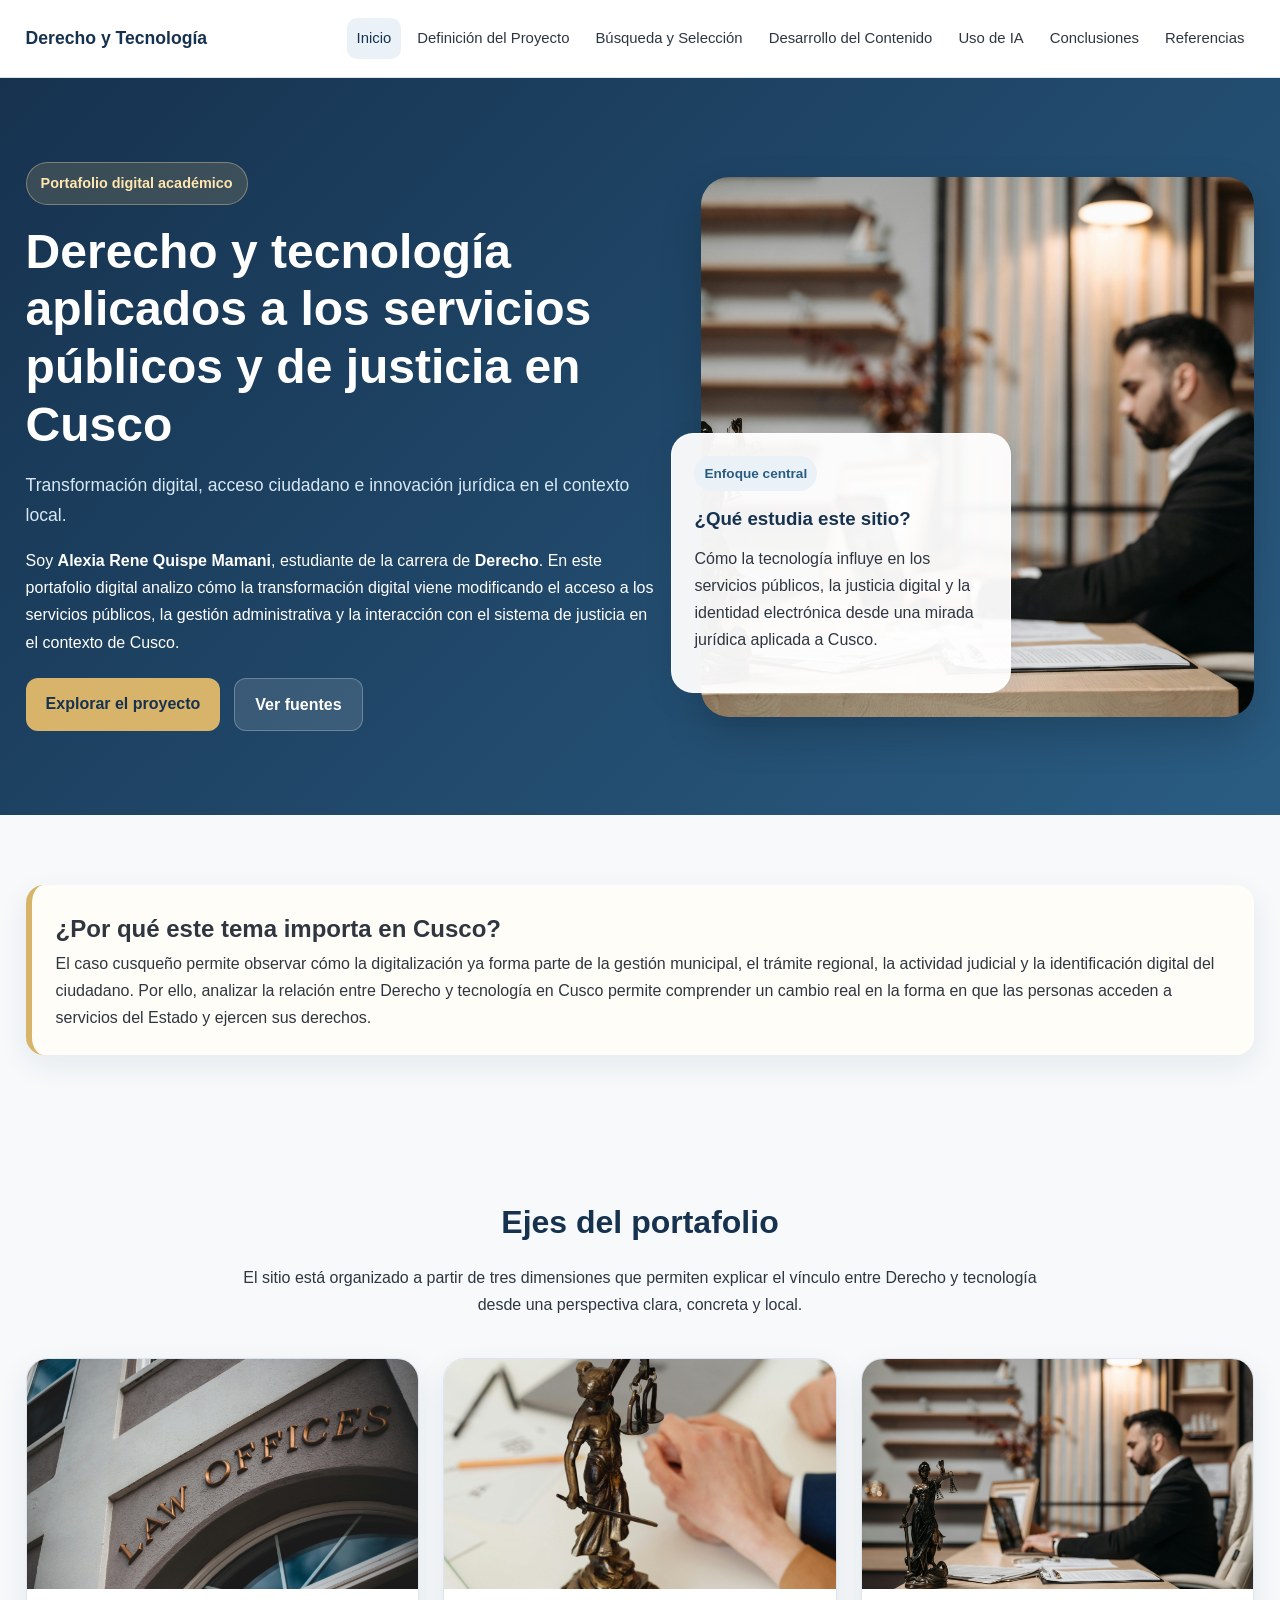
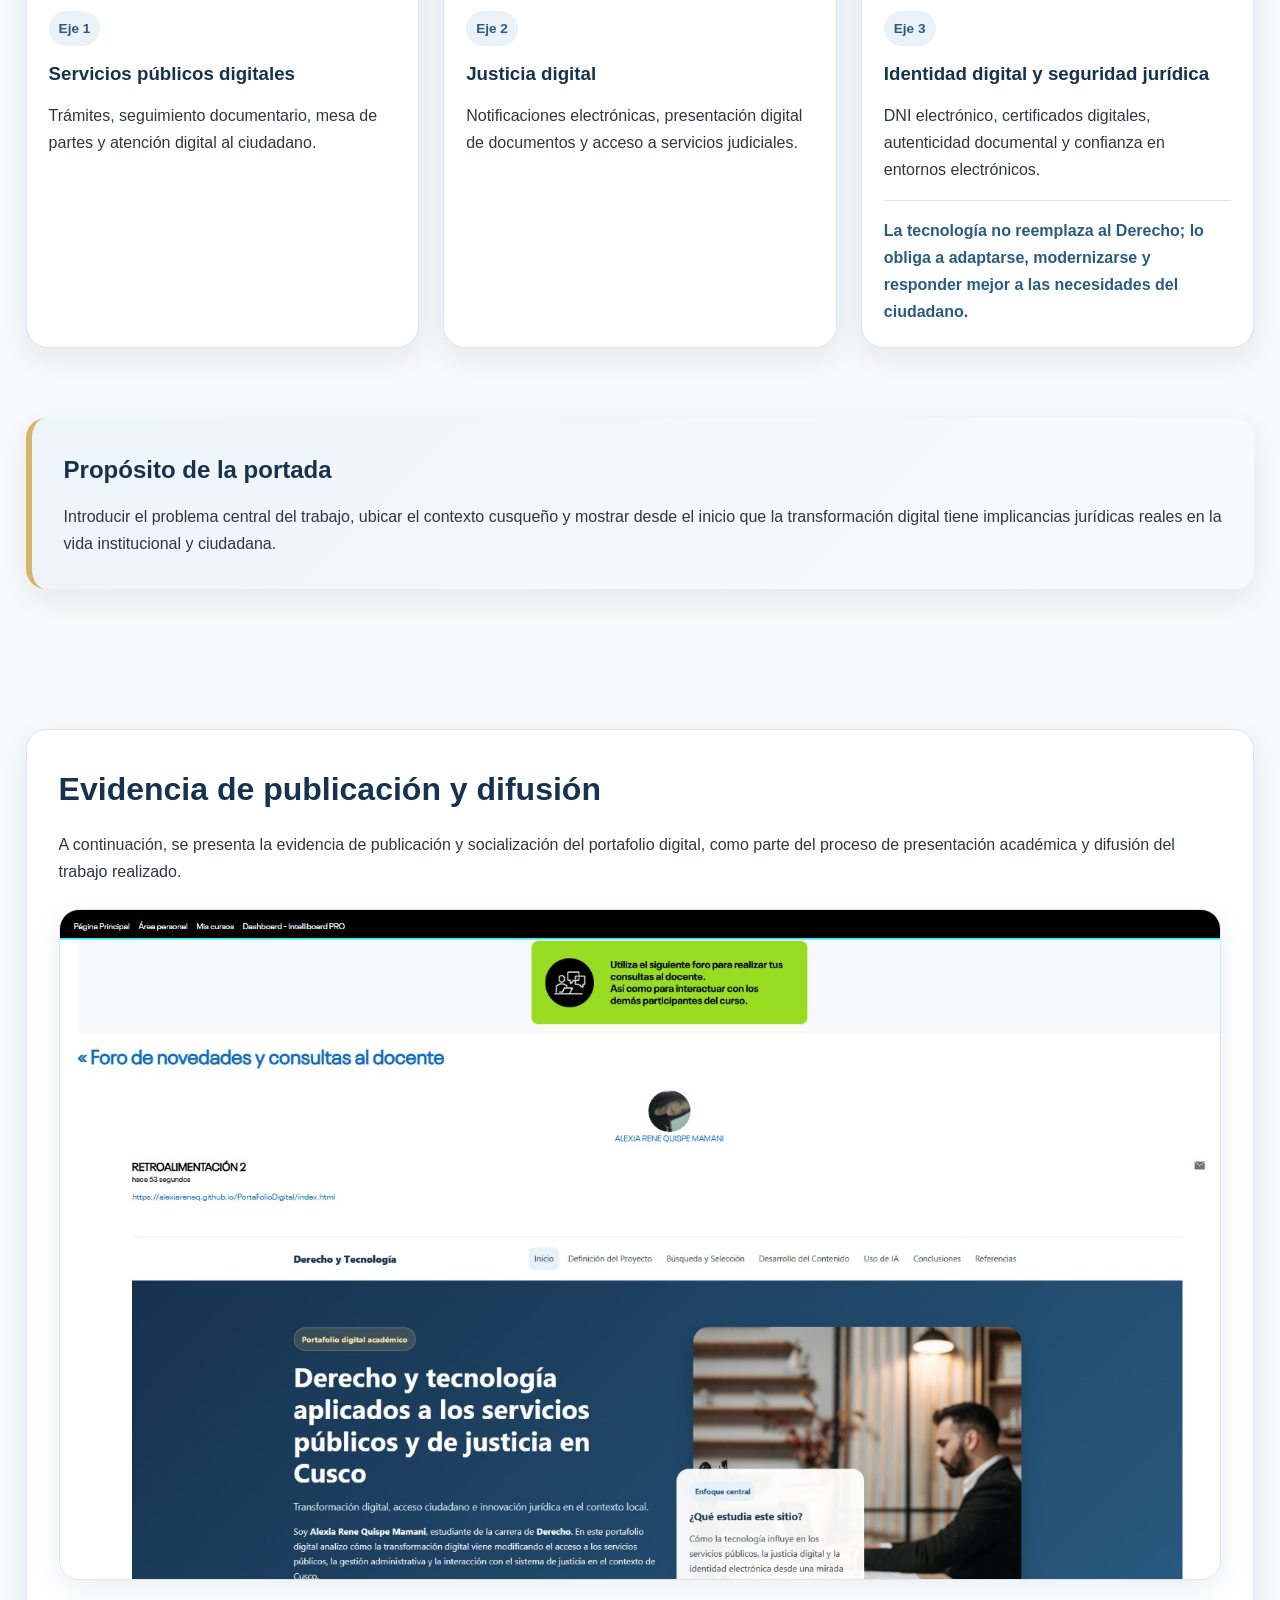
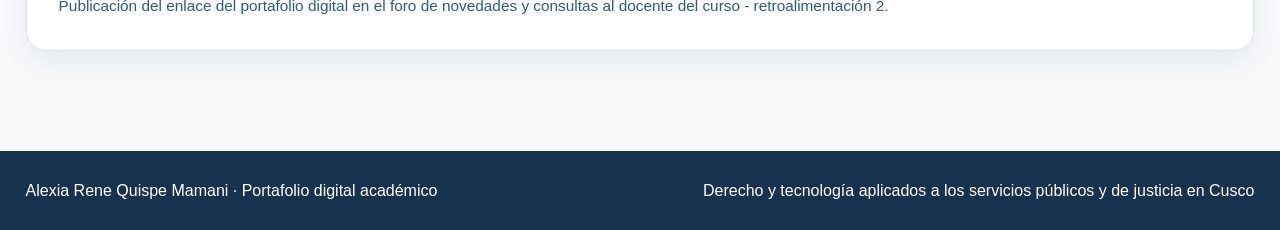
<file: index.html>
<!DOCTYPE html>
<html lang="es">
<head>
  <meta charset="UTF-8">
  <meta name="viewport" content="width=device-width, initial-scale=1.0">
  <title>Derecho y tecnología en Cusco</title>
  <meta name="description" content="Portafolio digital académico sobre derecho y tecnología aplicados a los servicios públicos y de justicia en Cusco.">
  <meta name="theme-color" content="#16324F">
  <link rel="stylesheet" href="style.css">
</head>
<body>
  <a class="skip-link" href="#main-content">Saltar al contenido</a>

  <header class="site-header">
    <div class="container nav-container">
      <a href="index.html" class="logo">Derecho y Tecnología</a>

      <button class="nav-toggle" aria-label="Abrir menú" aria-expanded="false">
        ☰
      </button>

      <nav class="nav">
        <a href="index.html" class="active">Inicio</a>
        <a href="proyecto.html">Definición del Proyecto</a>
        <a href="busqueda.html">Búsqueda y Selección</a>
        <a href="contenido.html">Desarrollo del Contenido</a>
        <a href="ia.html">Uso de IA</a>
        <a href="conclusiones.html">Conclusiones</a>
        <a href="referencias.html">Referencias</a>
      </nav>
    </div>
  </header>

  <main id="main-content">
    <section class="hero hero-home">
      <div class="container hero-home-grid">
        <div class="hero-home-copy">
          <span class="badge">Portafolio digital académico</span>
          <h1>Derecho y tecnología aplicados a los servicios públicos y de justicia en Cusco</h1>
          <p class="subtitle">
            Transformación digital, acceso ciudadano e innovación jurídica en el contexto local.
          </p>

          <p>
            Soy <strong>Alexia Rene Quispe Mamani</strong>, estudiante de la carrera de
            <strong>Derecho</strong>. En este portafolio digital analizo cómo la transformación
            digital viene modificando el acceso a los servicios públicos, la gestión administrativa
            y la interacción con el sistema de justicia en el contexto de Cusco.
          </p>

          <div class="hero-actions">
            <a href="proyecto.html" class="btn btn-primary">Explorar el proyecto</a>
            <a href="referencias.html" class="btn btn-secondary">Ver fuentes</a>
          </div>
        </div>

        <div class="hero-home-visual">
          <img
            src="assets/img/hero-legal-tech.jpg"
            alt="Profesional del ámbito jurídico trabajando en laptop con símbolo de justicia sobre el escritorio"
            class="hero-main-image"
          >
          <div class="hero-floating-card">
            <span class="tag-mini">Enfoque central</span>
            <h3>¿Qué estudia este sitio?</h3>
            <p>
              Cómo la tecnología influye en los servicios públicos, la justicia digital y la identidad
              electrónica desde una mirada jurídica aplicada a Cusco.
            </p>
          </div>
        </div>
      </div>
    </section>

    <section class="section">
      <div class="container note-box">
        <h2>¿Por qué este tema importa en Cusco?</h2>
        <p>
          El caso cusqueño permite observar cómo la digitalización ya forma parte de la gestión
          municipal, el trámite regional, la actividad judicial y la identificación digital del ciudadano.
          Por ello, analizar la relación entre Derecho y tecnología en Cusco permite comprender un cambio
          real en la forma en que las personas acceden a servicios del Estado y ejercen sus derechos.
        </p>
      </div>
    </section>

    <section class="section">
      <div class="container">
        <div class="section-heading">
          <h2>Ejes del portafolio</h2>
          <p>
            El sitio está organizado a partir de tres dimensiones que permiten explicar el vínculo
            entre Derecho y tecnología desde una perspectiva clara, concreta y local.
          </p>
        </div>

        <div class="cover-cards">
          <article class="cover-card">
            <img
              src="assets/img/law-office.jpg"
              alt="Fachada de oficina jurídica que representa institucionalidad y servicios legales"
              class="cover-card-image"
            >
            <div class="cover-card-body">
              <span class="tag-mini">Eje 1</span>
              <h3>Servicios públicos digitales</h3>
              <p>
                Trámites, seguimiento documentario, mesa de partes y atención digital al ciudadano.
              </p>
            </div>
          </article>

          <article class="cover-card">
            <img
              src="assets/img/justice-statue.jpg"
              alt="Estatua de la justicia como símbolo de legalidad, equilibrio y seguridad jurídica"
              class="cover-card-image"
            >
            <div class="cover-card-body">
              <span class="tag-mini">Eje 2</span>
              <h3>Justicia digital</h3>
              <p>
                Notificaciones electrónicas, presentación digital de documentos y acceso a servicios judiciales.
              </p>
            </div>
          </article>

          <article class="cover-card">
            <img
              src="assets/img/hero-legal-tech.jpg"
              alt="Profesional usando laptop en un entorno jurídico y tecnológico"
              class="cover-card-image"
            >
            <div class="cover-card-body">
              <span class="tag-mini">Eje 3</span>
              <h3>Identidad digital y seguridad jurídica</h3>
              <p>
                DNI electrónico, certificados digitales, autenticidad documental y confianza en entornos electrónicos.
              </p>
              <p class="cover-card-emphasis">
                La tecnología no reemplaza al Derecho; lo obliga a adaptarse, modernizarse y responder mejor a las necesidades del ciudadano.
              </p>
            </div>
          </article>
        </div>
      </div>
    </section>

    <section class="section section-highlight">
      <div class="container highlight-box">
        <h2>Propósito de la portada</h2>
        <p>
          Introducir el problema central del trabajo, ubicar el contexto cusqueño y mostrar desde el inicio
          que la transformación digital tiene implicancias jurídicas reales en la vida institucional y ciudadana.
        </p>
      </div>
    </section>

    <section class="section">
      <div class="container">
        <div class="content-box evidence-publication">
          <div class="section-heading section-heading-left">
            <h2>Evidencia de publicación y difusión</h2>
            <p>
              A continuación, se presenta la evidencia de publicación y socialización del portafolio digital,
              como parte del proceso de presentación académica y difusión del trabajo realizado.
            </p>
          </div>

          <figure class="publication-figure">
            <img
              src="assets/img/retroalimentacion-docente.jpeg"
              alt="Captura de pantalla de la publicación del portafolio digital en el entorno académico virtual"
              class="publication-image"
            >
            <figcaption>
              Publicación del enlace del portafolio digital en el foro de novedades y consultas al docente del curso - retroalimentación 2.
            </figcaption>
          </figure>
        </div>
      </div>
    </section>


  </main>

  <footer class="site-footer">
    <div class="container footer-content">
      <p>Alexia Rene Quispe Mamani · Portafolio digital académico</p>
      <p>Derecho y tecnología aplicados a los servicios públicos y de justicia en Cusco</p>
    </div>
  </footer>

  <button class="back-to-top" aria-label="Volver arriba">↑</button>
  <script src="script.js"></script>
</body>
</html>
</file>
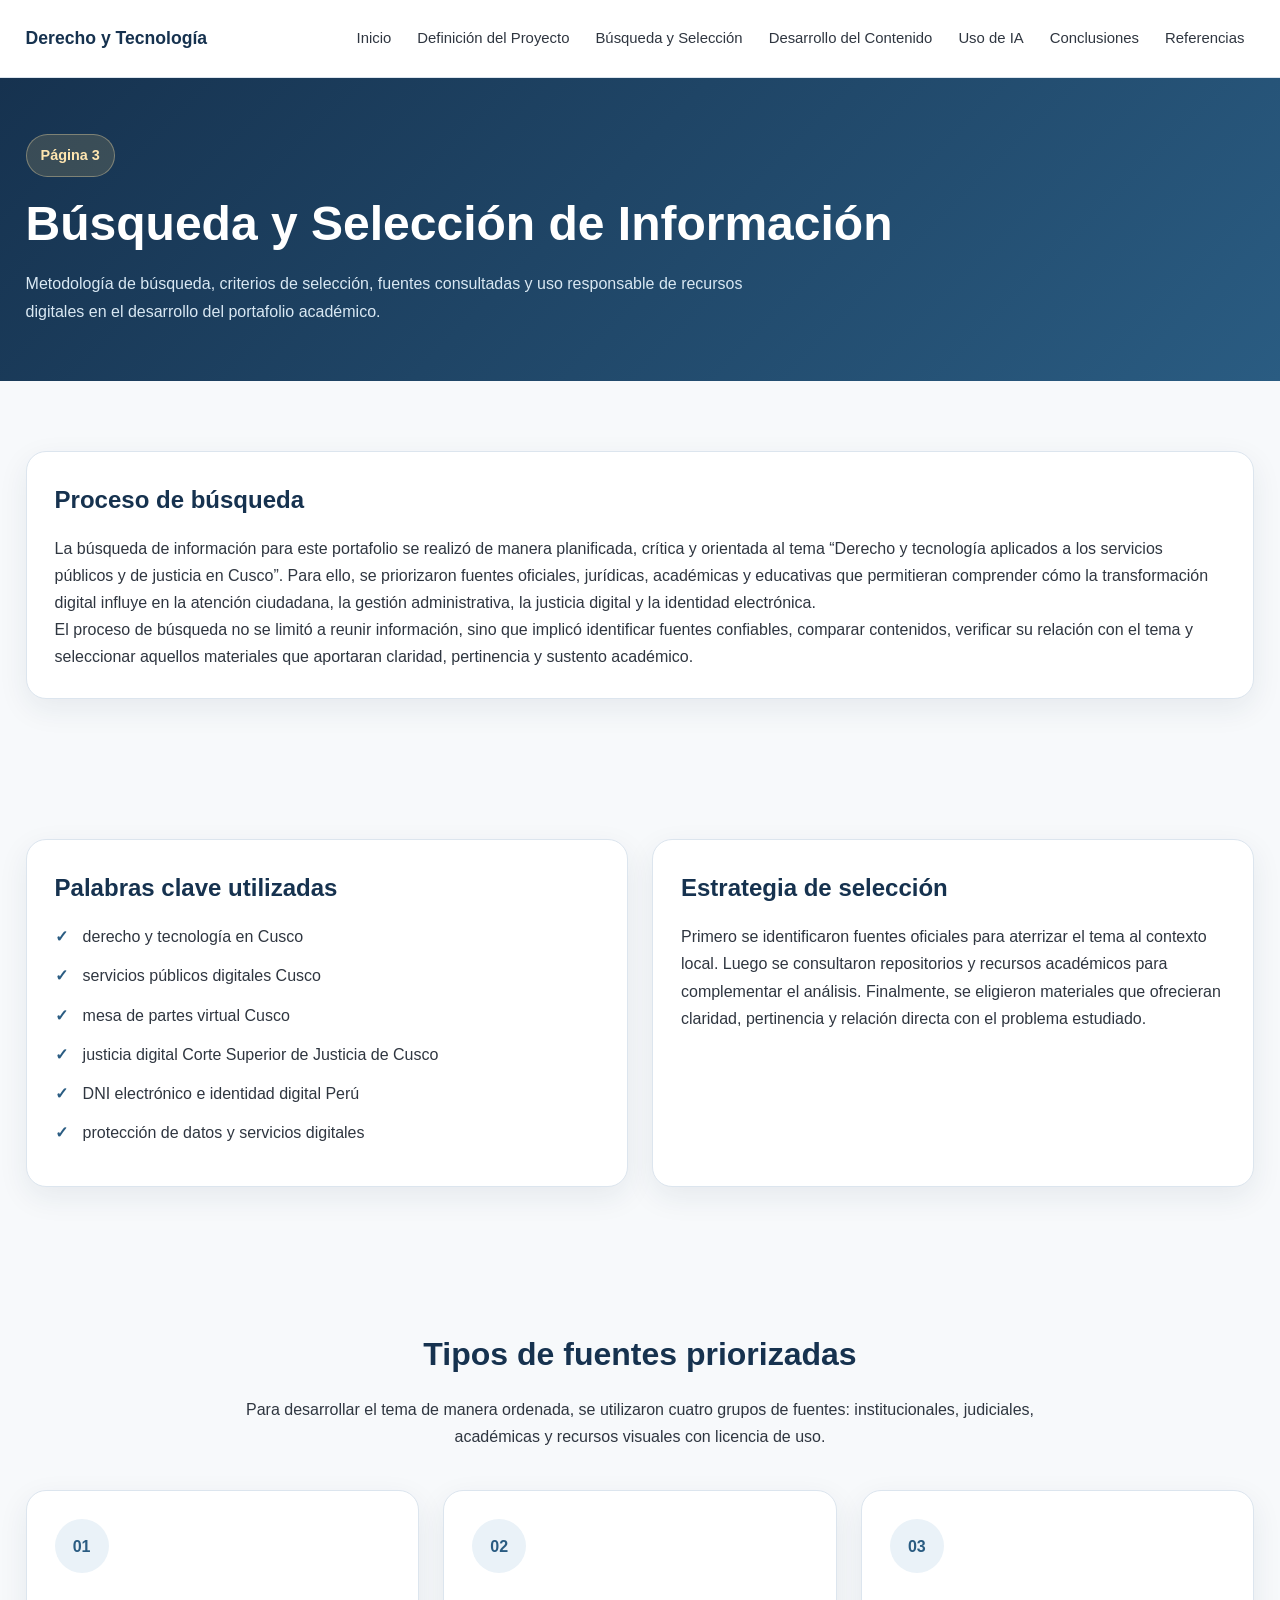
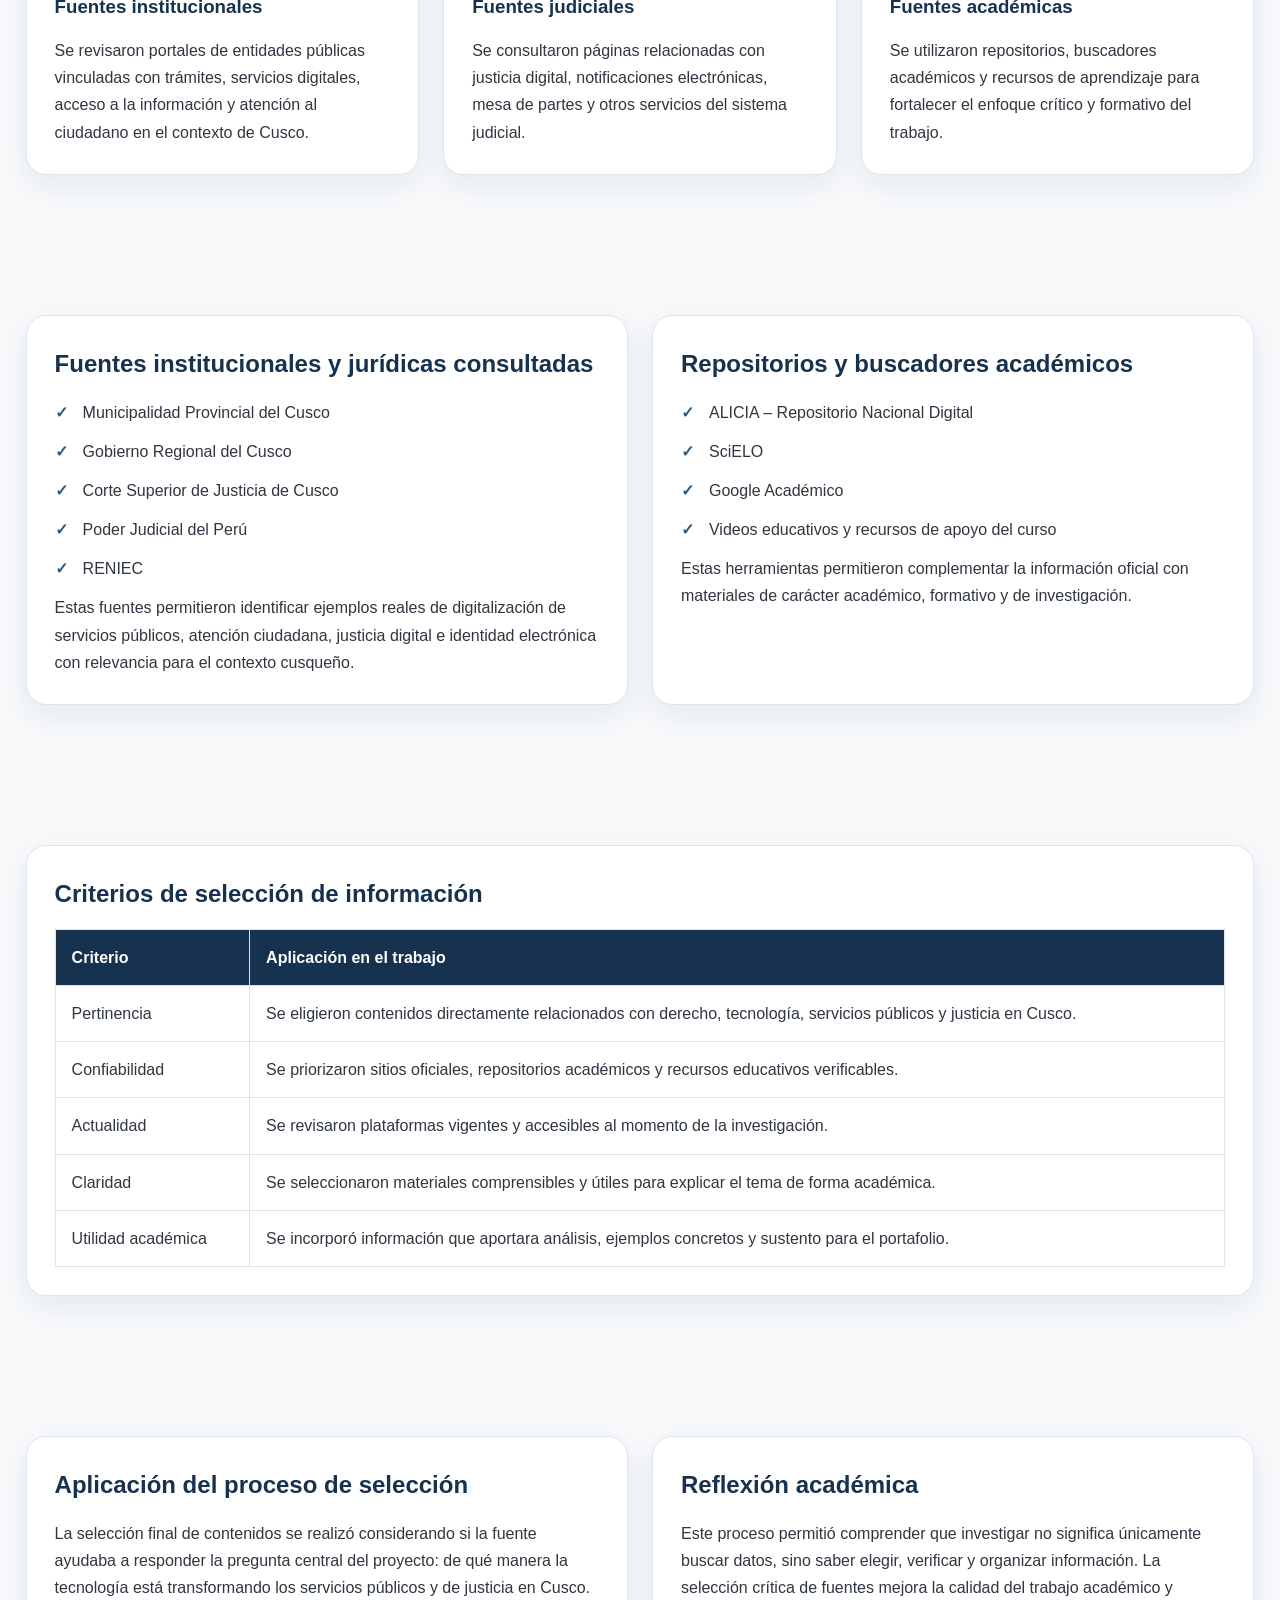
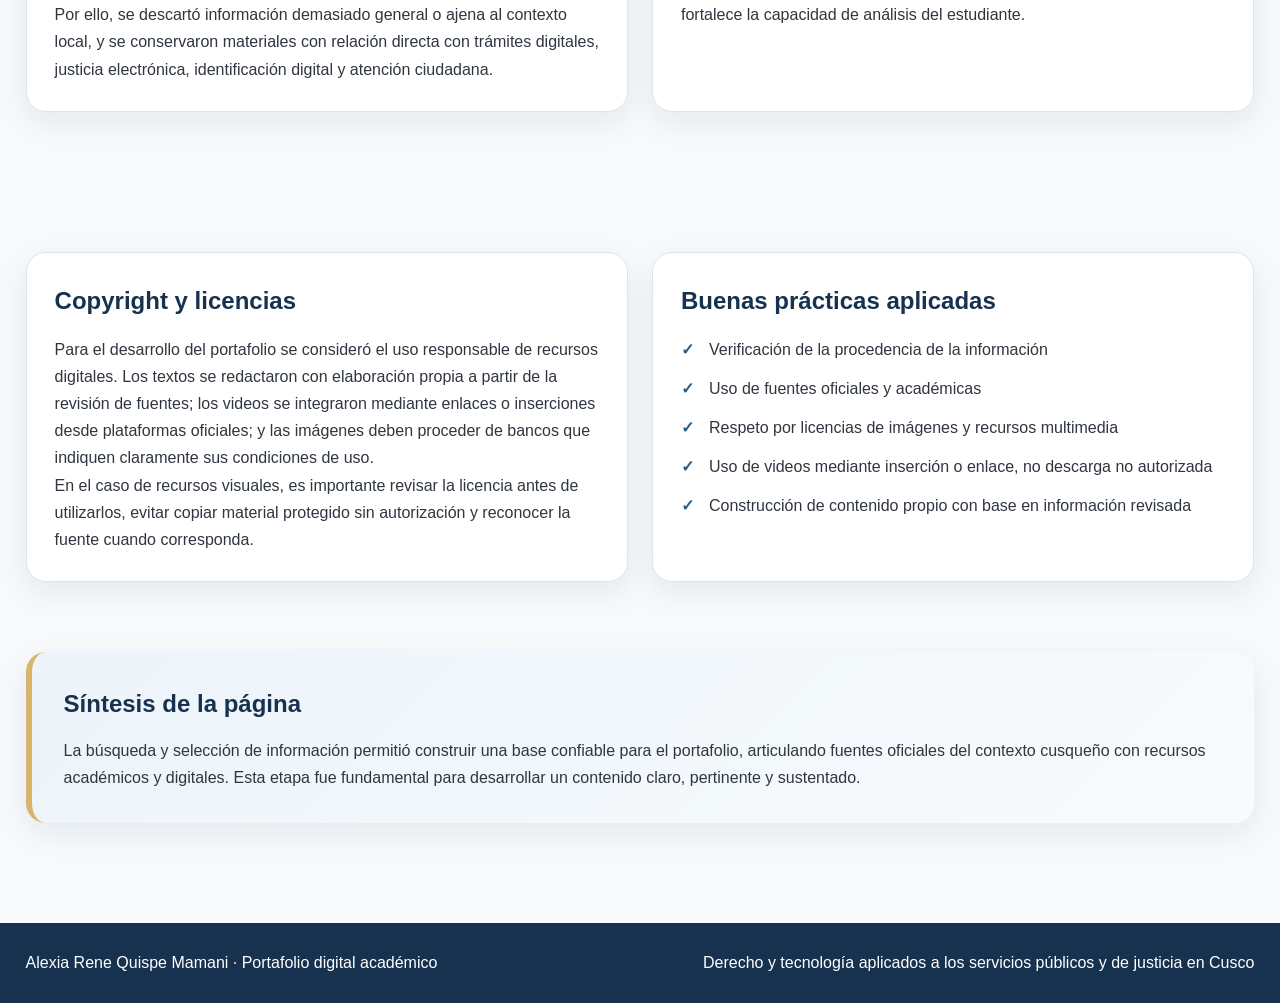
<file: busqueda.html>
<!DOCTYPE html>
<html lang="es">
<head>
  <meta charset="UTF-8">
  <meta name="viewport" content="width=device-width, initial-scale=1.0">
  <title>Búsqueda y Selección de Información</title>
  <meta name="description" content="Portafolio digital académico sobre derecho y tecnología aplicados a los servicios públicos y de justicia en Cusco.">
  <meta name="theme-color" content="#16324F">
  <link rel="stylesheet" href="style.css">
</head>
<body>
  <a class="skip-link" href="#main-content">Saltar al contenido</a>

  <header class="site-header">
    <div class="container nav-container">
      <a href="index.html" class="logo">Derecho y Tecnología</a>

      <button class="nav-toggle" aria-label="Abrir menú" aria-expanded="false">
        ☰
      </button>

      <nav class="nav">
        <a href="index.html">Inicio</a>
        <a href="proyecto.html">Definición del Proyecto</a>
        <a href="busqueda.html">Búsqueda y Selección</a>
        <a href="contenido.html">Desarrollo del Contenido</a>
        <a href="ia.html">Uso de IA</a>
        <a href="conclusiones.html">Conclusiones</a>
        <a href="referencias.html">Referencias</a>
      </nav>
    </div>
  </header>

  <main id="main-content">
    <section class="page-banner">
      <div class="container">
        <span class="badge">Página 3</span>
        <h1>Búsqueda y Selección de Información</h1>
        <p>
          Metodología de búsqueda, criterios de selección, fuentes consultadas y uso responsable
          de recursos digitales en el desarrollo del portafolio académico.
        </p>
      </div>
    </section>

    <section class="section">
      <div class="container">
        <div class="content-box">
          <h2>Proceso de búsqueda</h2>
          <p>
            La búsqueda de información para este portafolio se realizó de manera planificada,
            crítica y orientada al tema “Derecho y tecnología aplicados a los servicios públicos
            y de justicia en Cusco”. Para ello, se priorizaron fuentes oficiales, jurídicas,
            académicas y educativas que permitieran comprender cómo la transformación digital
            influye en la atención ciudadana, la gestión administrativa, la justicia digital y la identidad electrónica.
          </p>
          <p>
            El proceso de búsqueda no se limitó a reunir información, sino que implicó identificar
            fuentes confiables, comparar contenidos, verificar su relación con el tema y seleccionar
            aquellos materiales que aportaran claridad, pertinencia y sustento académico.
          </p>
        </div>
      </div>
    </section>

    <section class="section">
      <div class="container two-columns">
        <div class="content-box">
          <h2>Palabras clave utilizadas</h2>
          <ul class="check-list">
            <li>derecho y tecnología en Cusco</li>
            <li>servicios públicos digitales Cusco</li>
            <li>mesa de partes virtual Cusco</li>
            <li>justicia digital Corte Superior de Justicia de Cusco</li>
            <li>DNI electrónico e identidad digital Perú</li>
            <li>protección de datos y servicios digitales</li>
          </ul>
        </div>

        <div class="content-box">
          <h2>Estrategia de selección</h2>
          <p>
            Primero se identificaron fuentes oficiales para aterrizar el tema al contexto local.
            Luego se consultaron repositorios y recursos académicos para complementar el análisis.
            Finalmente, se eligieron materiales que ofrecieran claridad, pertinencia y relación directa
            con el problema estudiado.
          </p>
        </div>
      </div>
    </section>

    <section class="section">
      <div class="container">
        <div class="section-heading">
          <h2>Tipos de fuentes priorizadas</h2>
          <p>
            Para desarrollar el tema de manera ordenada, se utilizaron cuatro grupos de fuentes:
            institucionales, judiciales, académicas y recursos visuales con licencia de uso.
          </p>
        </div>

        <div class="cards">
          <article class="card">
            <div class="icon-circle">01</div>
            <h3>Fuentes institucionales</h3>
            <p>
              Se revisaron portales de entidades públicas vinculadas con trámites, servicios
              digitales, acceso a la información y atención al ciudadano en el contexto de Cusco.
            </p>
          </article>

          <article class="card">
            <div class="icon-circle">02</div>
            <h3>Fuentes judiciales</h3>
            <p>
              Se consultaron páginas relacionadas con justicia digital, notificaciones electrónicas,
              mesa de partes y otros servicios del sistema judicial.
            </p>
          </article>

          <article class="card">
            <div class="icon-circle">03</div>
            <h3>Fuentes académicas</h3>
            <p>
              Se utilizaron repositorios, buscadores académicos y recursos de aprendizaje para
              fortalecer el enfoque crítico y formativo del trabajo.
            </p>
          </article>
        </div>
      </div>
    </section>

    <section class="section">
      <div class="container two-columns">
        <div class="content-box">
          <h2>Fuentes institucionales y jurídicas consultadas</h2>
          <ul class="check-list">
            <li>Municipalidad Provincial del Cusco</li>
            <li>Gobierno Regional del Cusco</li>
            <li>Corte Superior de Justicia de Cusco</li>
            <li>Poder Judicial del Perú</li>
            <li>RENIEC</li>
          </ul>
          <p>
            Estas fuentes permitieron identificar ejemplos reales de digitalización de servicios públicos,
            atención ciudadana, justicia digital e identidad electrónica con relevancia para el contexto cusqueño.
          </p>
        </div>

        <div class="content-box">
          <h2>Repositorios y buscadores académicos</h2>
          <ul class="check-list">
            <li>ALICIA – Repositorio Nacional Digital</li>
            <li>SciELO</li>
            <li>Google Académico</li>
            <li>Videos educativos y recursos de apoyo del curso</li>
          </ul>
          <p>
            Estas herramientas permitieron complementar la información oficial con materiales de carácter académico,
            formativo y de investigación.
          </p>
        </div>
      </div>
    </section>

    <section class="section">
      <div class="container">
        <div class="content-box">
          <h2>Criterios de selección de información</h2>
          <div class="table-wrapper">
            <table>
              <thead>
                <tr>
                  <th>Criterio</th>
                  <th>Aplicación en el trabajo</th>
                </tr>
              </thead>
              <tbody>
                <tr>
                  <td>Pertinencia</td>
                  <td>Se eligieron contenidos directamente relacionados con derecho, tecnología, servicios públicos y justicia en Cusco.</td>
                </tr>
                <tr>
                  <td>Confiabilidad</td>
                  <td>Se priorizaron sitios oficiales, repositorios académicos y recursos educativos verificables.</td>
                </tr>
                <tr>
                  <td>Actualidad</td>
                  <td>Se revisaron plataformas vigentes y accesibles al momento de la investigación.</td>
                </tr>
                <tr>
                  <td>Claridad</td>
                  <td>Se seleccionaron materiales comprensibles y útiles para explicar el tema de forma académica.</td>
                </tr>
                <tr>
                  <td>Utilidad académica</td>
                  <td>Se incorporó información que aportara análisis, ejemplos concretos y sustento para el portafolio.</td>
                </tr>
              </tbody>
            </table>
          </div>
        </div>
      </div>
    </section>

    <section class="section">
      <div class="container two-columns">
        <div class="content-box">
          <h2>Aplicación del proceso de selección</h2>
          <p>
            La selección final de contenidos se realizó considerando si la fuente ayudaba a responder
            la pregunta central del proyecto: de qué manera la tecnología está transformando los servicios
            públicos y de justicia en Cusco. Por ello, se descartó información demasiado general o ajena
            al contexto local, y se conservaron materiales con relación directa con trámites digitales,
            justicia electrónica, identificación digital y atención ciudadana.
          </p>
        </div>

        <div class="content-box">
          <h2>Reflexión académica</h2>
          <p>
            Este proceso permitió comprender que investigar no significa únicamente buscar datos,
            sino saber elegir, verificar y organizar información. La selección crítica de fuentes
            mejora la calidad del trabajo académico y fortalece la capacidad de análisis del estudiante.
          </p>
        </div>
      </div>
    </section>

    <section class="section">
      <div class="container two-columns">
        <div class="content-box">
          <h2>Copyright y licencias</h2>
          <p>
            Para el desarrollo del portafolio se consideró el uso responsable de recursos digitales.
            Los textos se redactaron con elaboración propia a partir de la revisión de fuentes; los videos
            se integraron mediante enlaces o inserciones desde plataformas oficiales; y las imágenes deben
            proceder de bancos que indiquen claramente sus condiciones de uso.
          </p>
          <p>
            En el caso de recursos visuales, es importante revisar la licencia antes de utilizarlos,
            evitar copiar material protegido sin autorización y reconocer la fuente cuando corresponda.
          </p>
        </div>

        <div class="content-box">
          <h2>Buenas prácticas aplicadas</h2>
          <ul class="check-list">
            <li>Verificación de la procedencia de la información</li>
            <li>Uso de fuentes oficiales y académicas</li>
            <li>Respeto por licencias de imágenes y recursos multimedia</li>
            <li>Uso de videos mediante inserción o enlace, no descarga no autorizada</li>
            <li>Construcción de contenido propio con base en información revisada</li>
          </ul>
        </div>
      </div>
    </section>

    <section class="section section-highlight">
      <div class="container highlight-box">
        <h2>Síntesis de la página</h2>
        <p>
          La búsqueda y selección de información permitió construir una base confiable para el portafolio,
          articulando fuentes oficiales del contexto cusqueño con recursos académicos y digitales.
          Esta etapa fue fundamental para desarrollar un contenido claro, pertinente y sustentado.
        </p>
      </div>
    </section>
  </main>

  <footer class="site-footer">
    <div class="container footer-content">
      <p>Alexia Rene Quispe Mamani · Portafolio digital académico</p>
      <p>Derecho y tecnología aplicados a los servicios públicos y de justicia en Cusco</p>
    </div>
  </footer>

  <button class="back-to-top" aria-label="Volver arriba">↑</button>
  <script src="script.js"></script>
</body>
</html>
</file>
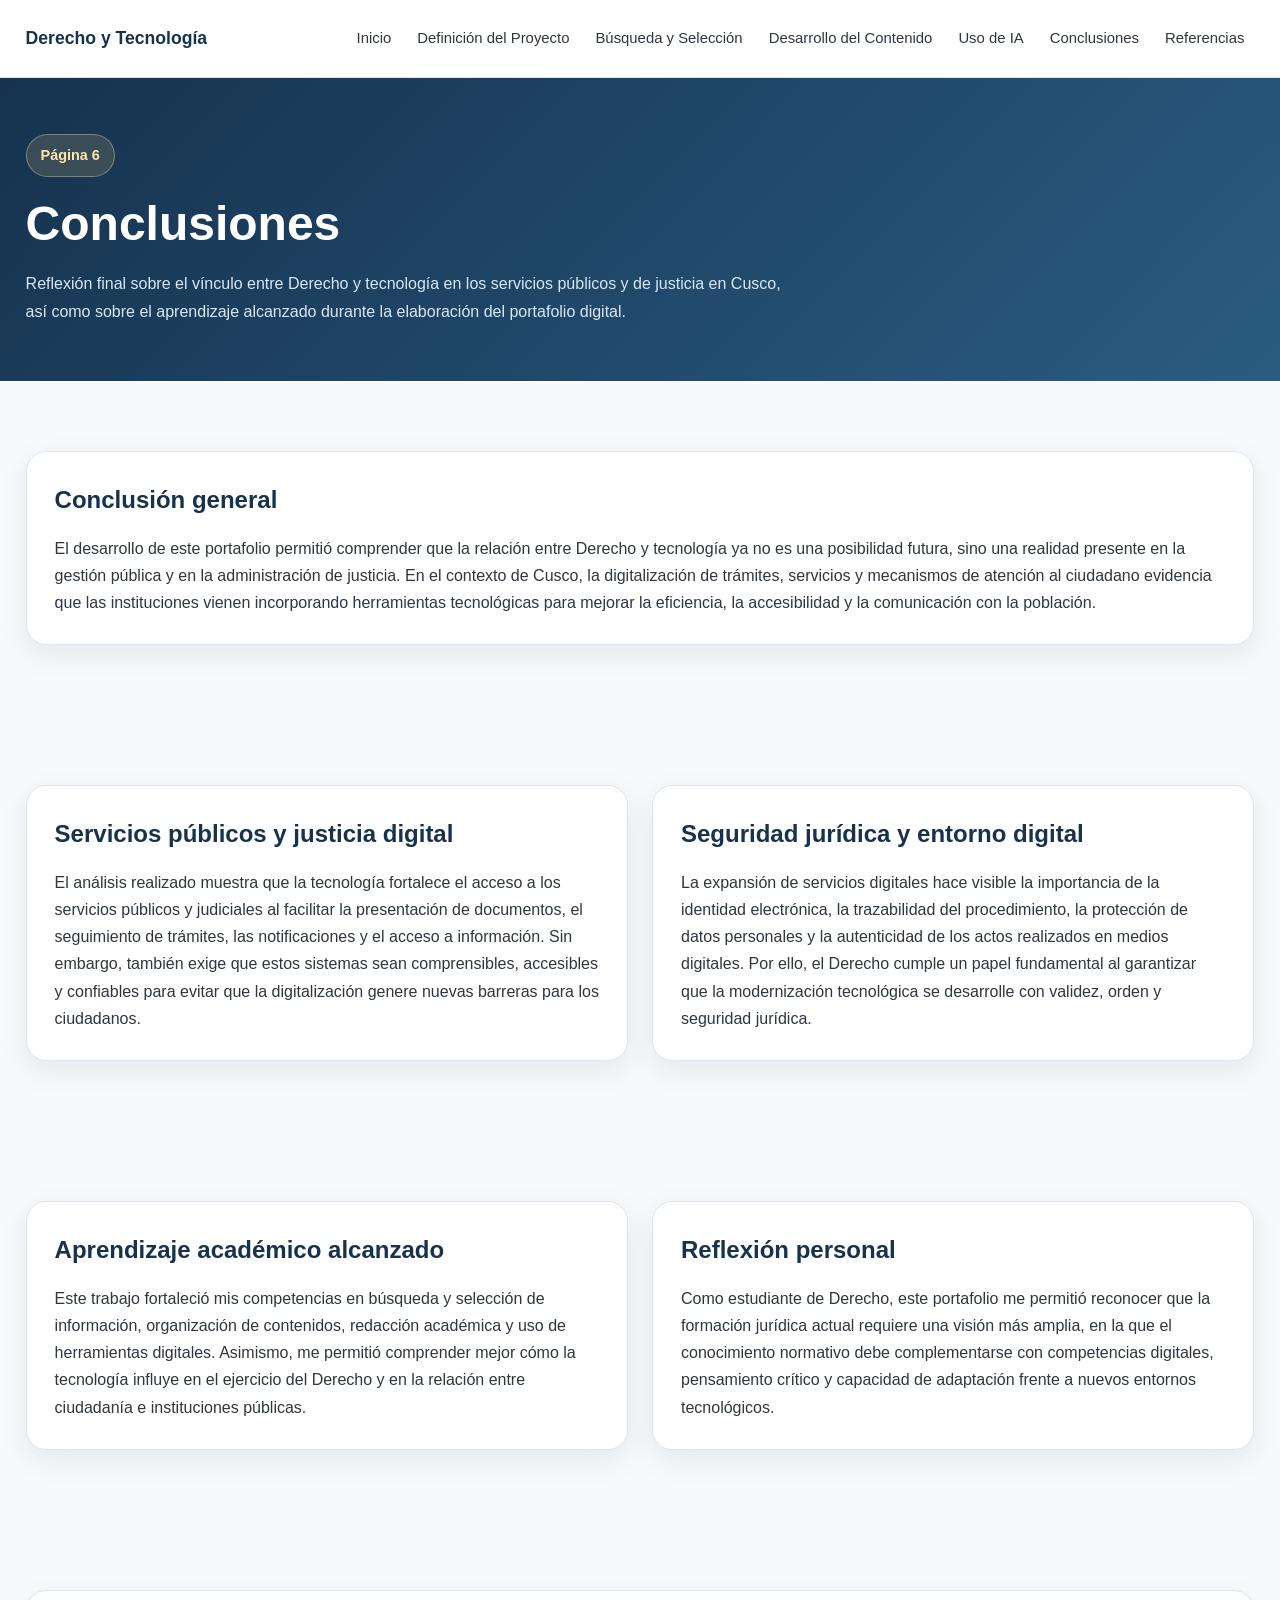
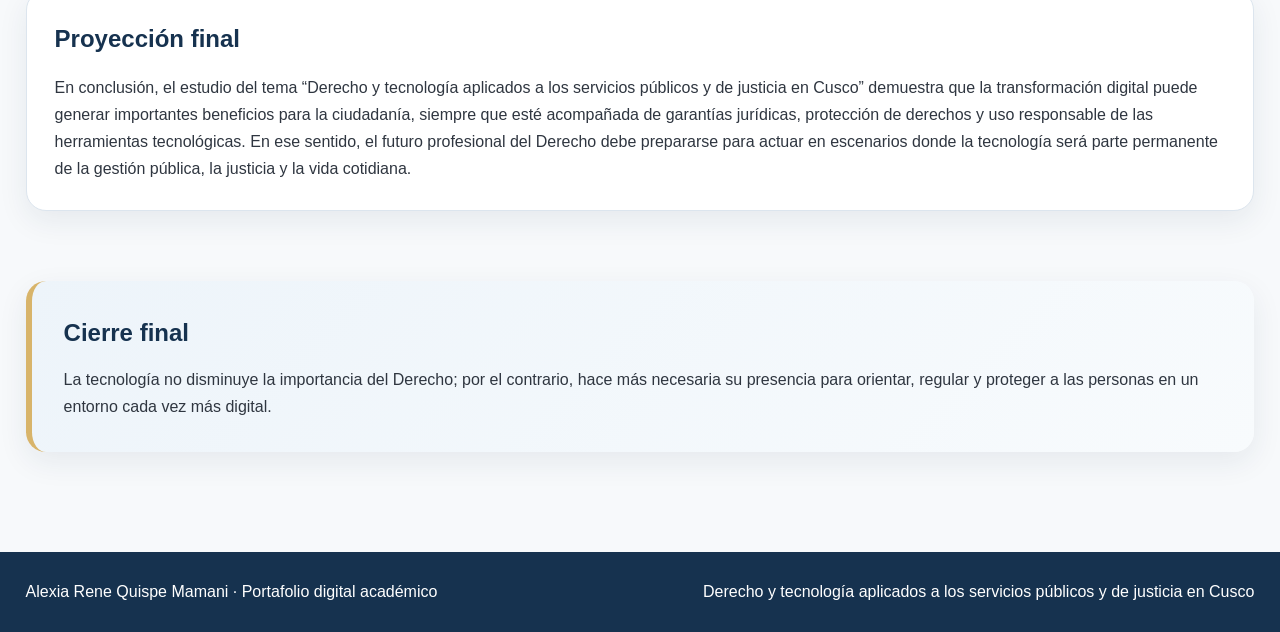
<file: conclusiones.html>
<!DOCTYPE html>
<html lang="es">
<head>
  <meta charset="UTF-8">
  <meta name="viewport" content="width=device-width, initial-scale=1.0">
  <title>Conclusiones</title>
  <meta name="description" content="Portafolio digital académico sobre derecho y tecnología aplicados a los servicios públicos y de justicia en Cusco.">
  <meta name="theme-color" content="#16324F">
  <link rel="stylesheet" href="style.css">
</head>
<body>
  <a class="skip-link" href="#main-content">Saltar al contenido</a>

  <header class="site-header">
    <div class="container nav-container">
      <a href="index.html" class="logo">Derecho y Tecnología</a>

      <button class="nav-toggle" aria-label="Abrir menú" aria-expanded="false">
        ☰
      </button>

      <nav class="nav">
        <a href="index.html">Inicio</a>
        <a href="proyecto.html">Definición del Proyecto</a>
        <a href="busqueda.html">Búsqueda y Selección</a>
        <a href="contenido.html">Desarrollo del Contenido</a>
        <a href="ia.html">Uso de IA</a>
        <a href="conclusiones.html">Conclusiones</a>
        <a href="referencias.html">Referencias</a>
      </nav>
    </div>
  </header>

  <main id="main-content">
    <section class="page-banner">
      <div class="container">
        <span class="badge">Página 6</span>
        <h1>Conclusiones</h1>
        <p>
          Reflexión final sobre el vínculo entre Derecho y tecnología en los servicios públicos
          y de justicia en Cusco, así como sobre el aprendizaje alcanzado durante la elaboración
          del portafolio digital.
        </p>
      </div>
    </section>

    <section class="section">
      <div class="container">
        <div class="content-box">
          <h2>Conclusión general</h2>
          <p>
            El desarrollo de este portafolio permitió comprender que la relación entre Derecho
            y tecnología ya no es una posibilidad futura, sino una realidad presente en la gestión
            pública y en la administración de justicia. En el contexto de Cusco, la digitalización
            de trámites, servicios y mecanismos de atención al ciudadano evidencia que las instituciones
            vienen incorporando herramientas tecnológicas para mejorar la eficiencia, la accesibilidad
            y la comunicación con la población.
          </p>
        </div>
      </div>
    </section>

    <section class="section">
      <div class="container two-columns">
        <div class="content-box">
          <h2>Servicios públicos y justicia digital</h2>
          <p>
            El análisis realizado muestra que la tecnología fortalece el acceso a los servicios
            públicos y judiciales al facilitar la presentación de documentos, el seguimiento de trámites,
            las notificaciones y el acceso a información. Sin embargo, también exige que estos sistemas
            sean comprensibles, accesibles y confiables para evitar que la digitalización genere nuevas
            barreras para los ciudadanos.
          </p>
        </div>

        <div class="content-box">
          <h2>Seguridad jurídica y entorno digital</h2>
          <p>
            La expansión de servicios digitales hace visible la importancia de la identidad electrónica,
            la trazabilidad del procedimiento, la protección de datos personales y la autenticidad de
            los actos realizados en medios digitales. Por ello, el Derecho cumple un papel fundamental
            al garantizar que la modernización tecnológica se desarrolle con validez, orden y seguridad jurídica.
          </p>
        </div>
      </div>
    </section>

    <section class="section">
      <div class="container two-columns">
        <div class="content-box">
          <h2>Aprendizaje académico alcanzado</h2>
          <p>
            Este trabajo fortaleció mis competencias en búsqueda y selección de información,
            organización de contenidos, redacción académica y uso de herramientas digitales.
            Asimismo, me permitió comprender mejor cómo la tecnología influye en el ejercicio
            del Derecho y en la relación entre ciudadanía e instituciones públicas.
          </p>
        </div>

        <div class="content-box">
          <h2>Reflexión personal</h2>
          <p>
            Como estudiante de Derecho, este portafolio me permitió reconocer que la formación jurídica
            actual requiere una visión más amplia, en la que el conocimiento normativo debe complementarse
            con competencias digitales, pensamiento crítico y capacidad de adaptación frente a nuevos
            entornos tecnológicos.
          </p>
        </div>
      </div>
    </section>

    <section class="section">
      <div class="container">
        <div class="content-box">
          <h2>Proyección final</h2>
          <p>
            En conclusión, el estudio del tema “Derecho y tecnología aplicados a los servicios públicos
            y de justicia en Cusco” demuestra que la transformación digital puede generar importantes
            beneficios para la ciudadanía, siempre que esté acompañada de garantías jurídicas, protección
            de derechos y uso responsable de las herramientas tecnológicas. En ese sentido, el futuro
            profesional del Derecho debe prepararse para actuar en escenarios donde la tecnología será
            parte permanente de la gestión pública, la justicia y la vida cotidiana.
          </p>
        </div>
      </div>
    </section>

    <section class="section section-highlight">
      <div class="container highlight-box">
        <h2>Cierre final</h2>
        <p>
          La tecnología no disminuye la importancia del Derecho; por el contrario, hace más necesaria
          su presencia para orientar, regular y proteger a las personas en un entorno cada vez más digital.
        </p>
      </div>
    </section>
  </main>

  <footer class="site-footer">
    <div class="container footer-content">
      <p>Alexia Rene Quispe Mamani · Portafolio digital académico</p>
      <p>Derecho y tecnología aplicados a los servicios públicos y de justicia en Cusco</p>
    </div>
  </footer>

  <button class="back-to-top" aria-label="Volver arriba">↑</button>
  <script src="script.js"></script>
</body>
</html>
</file>
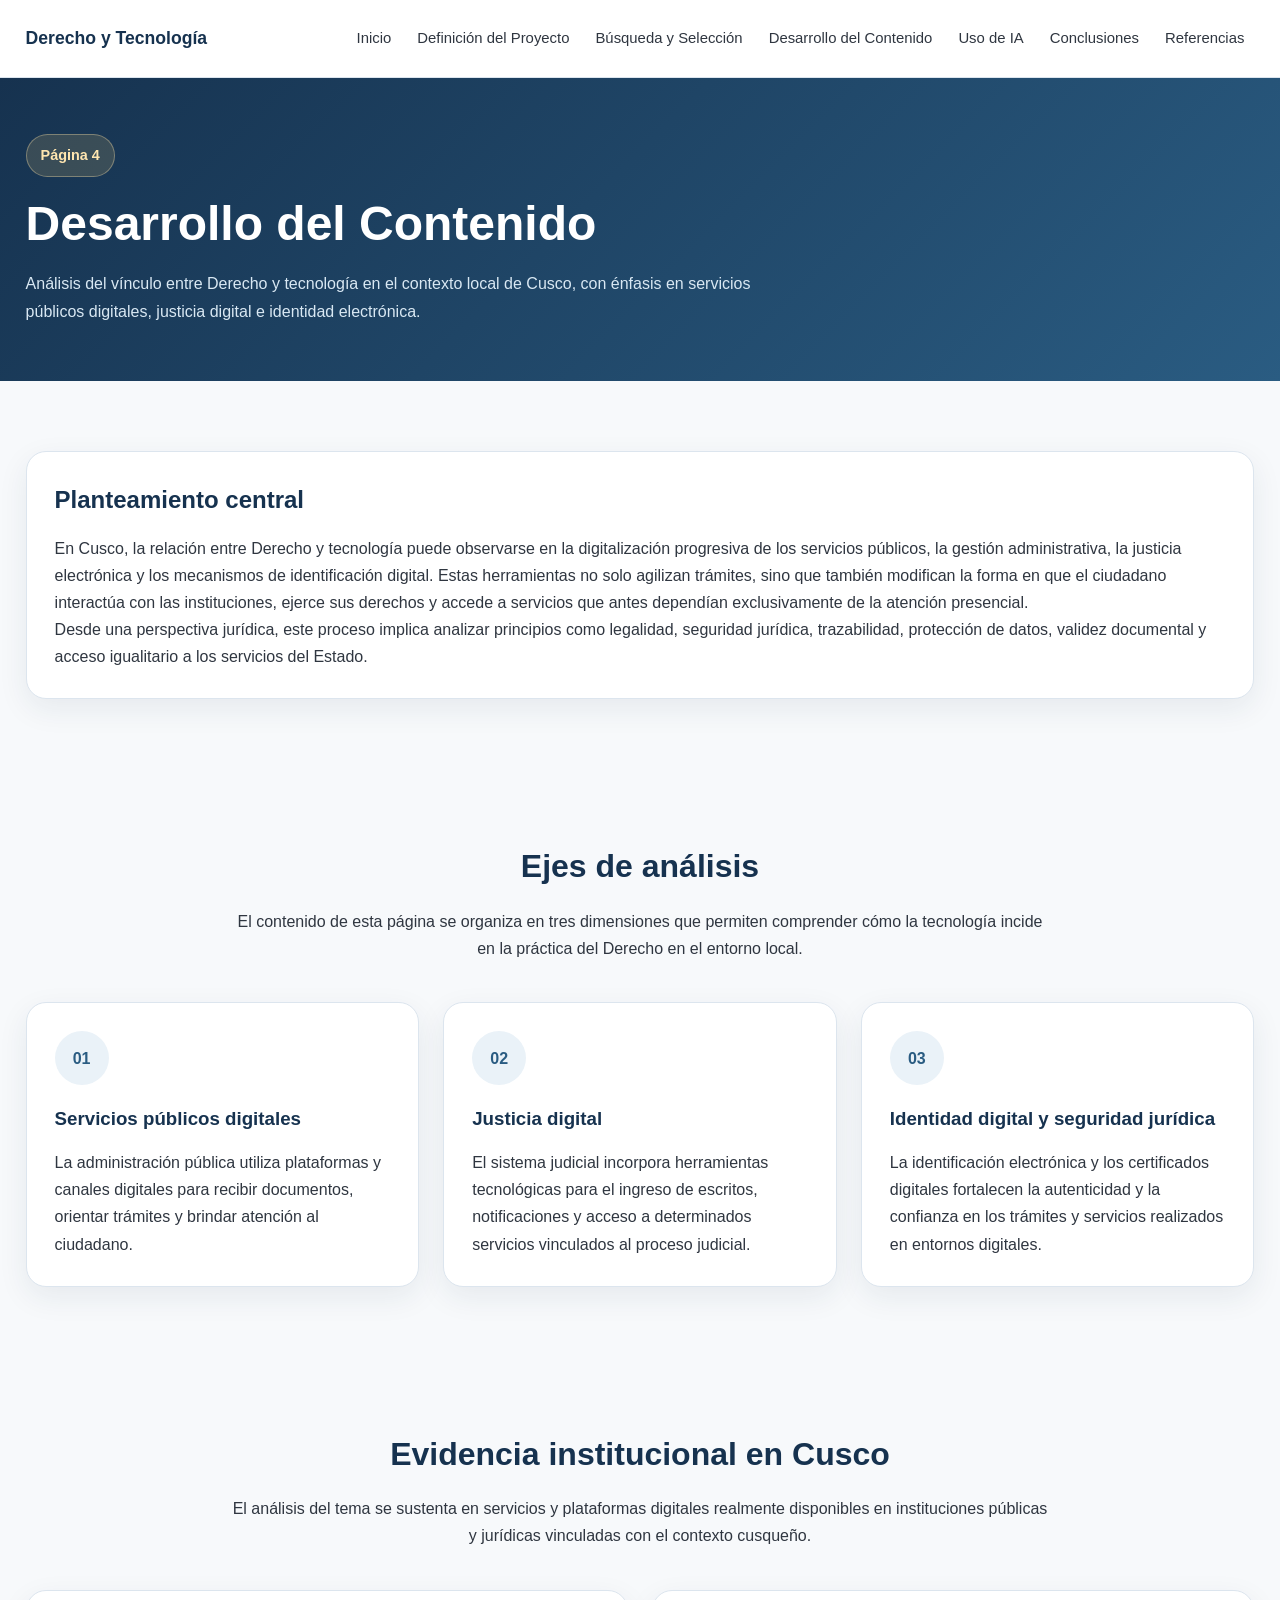
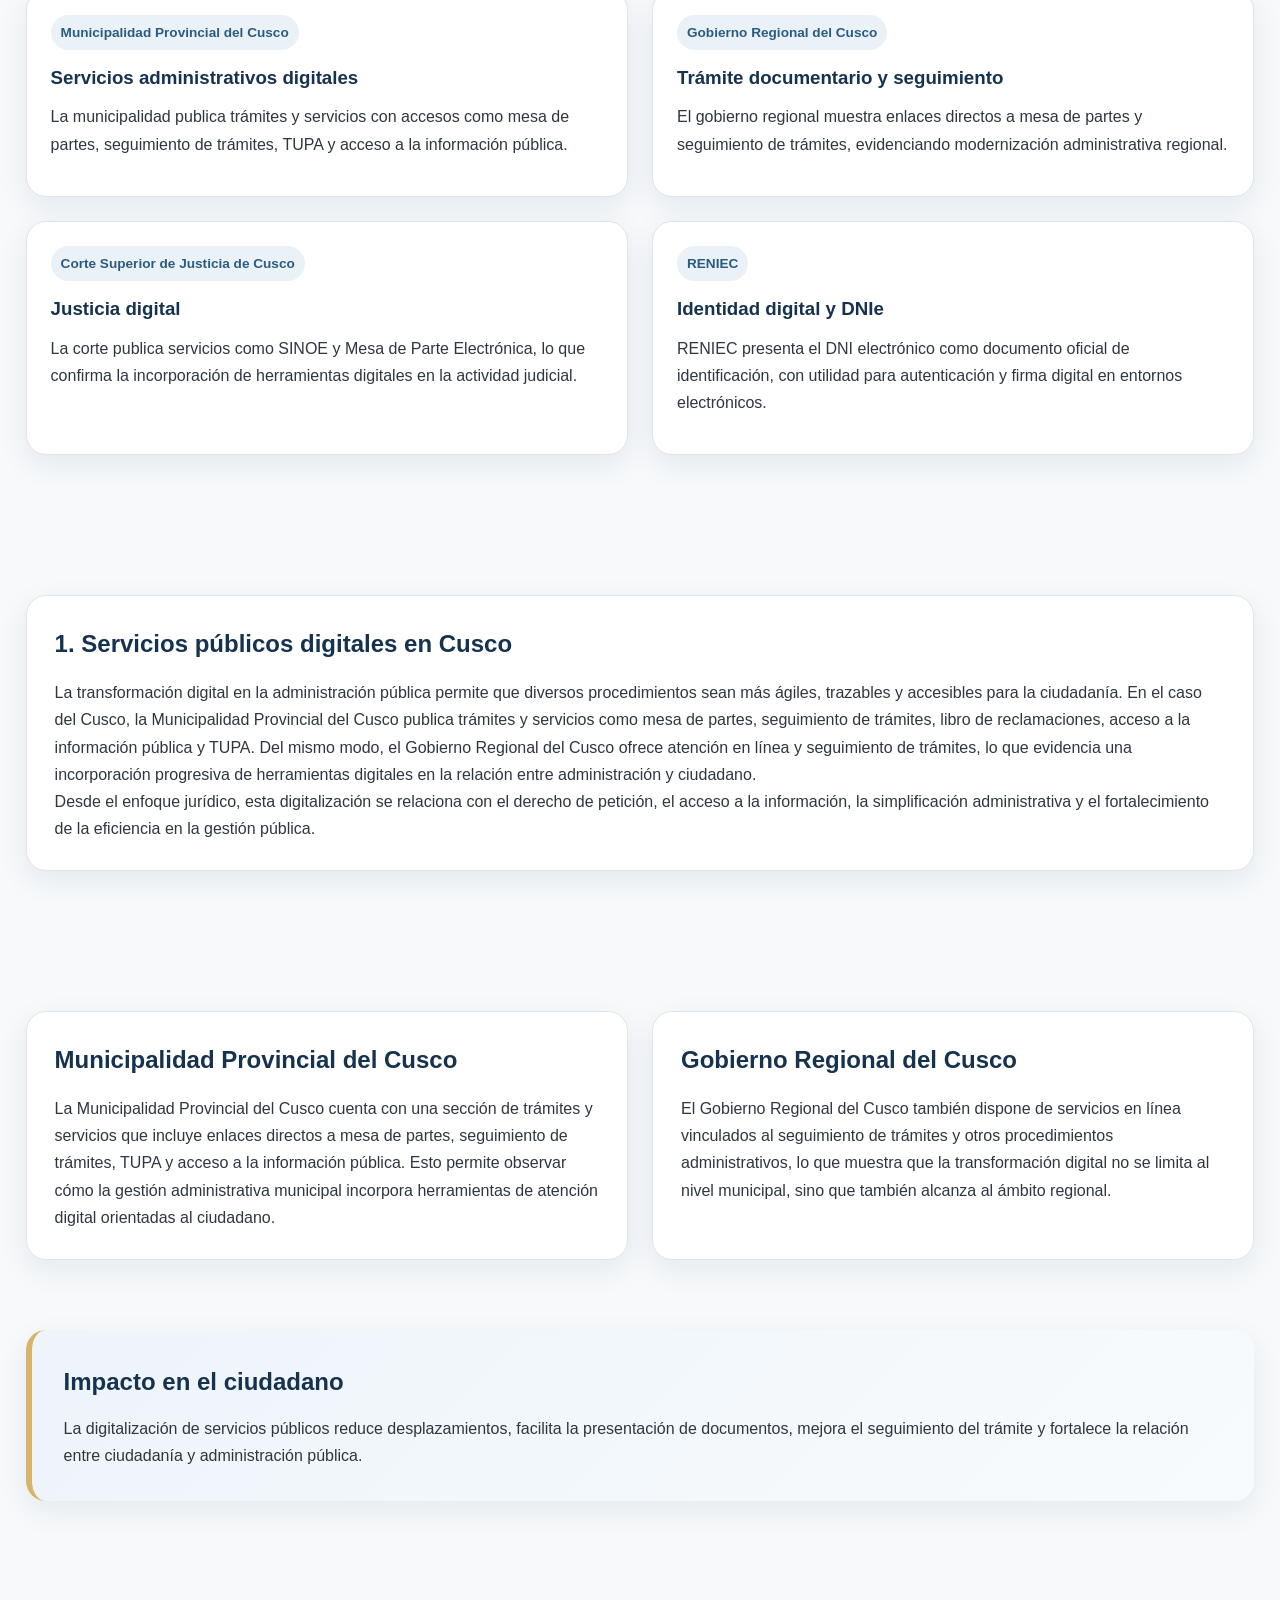
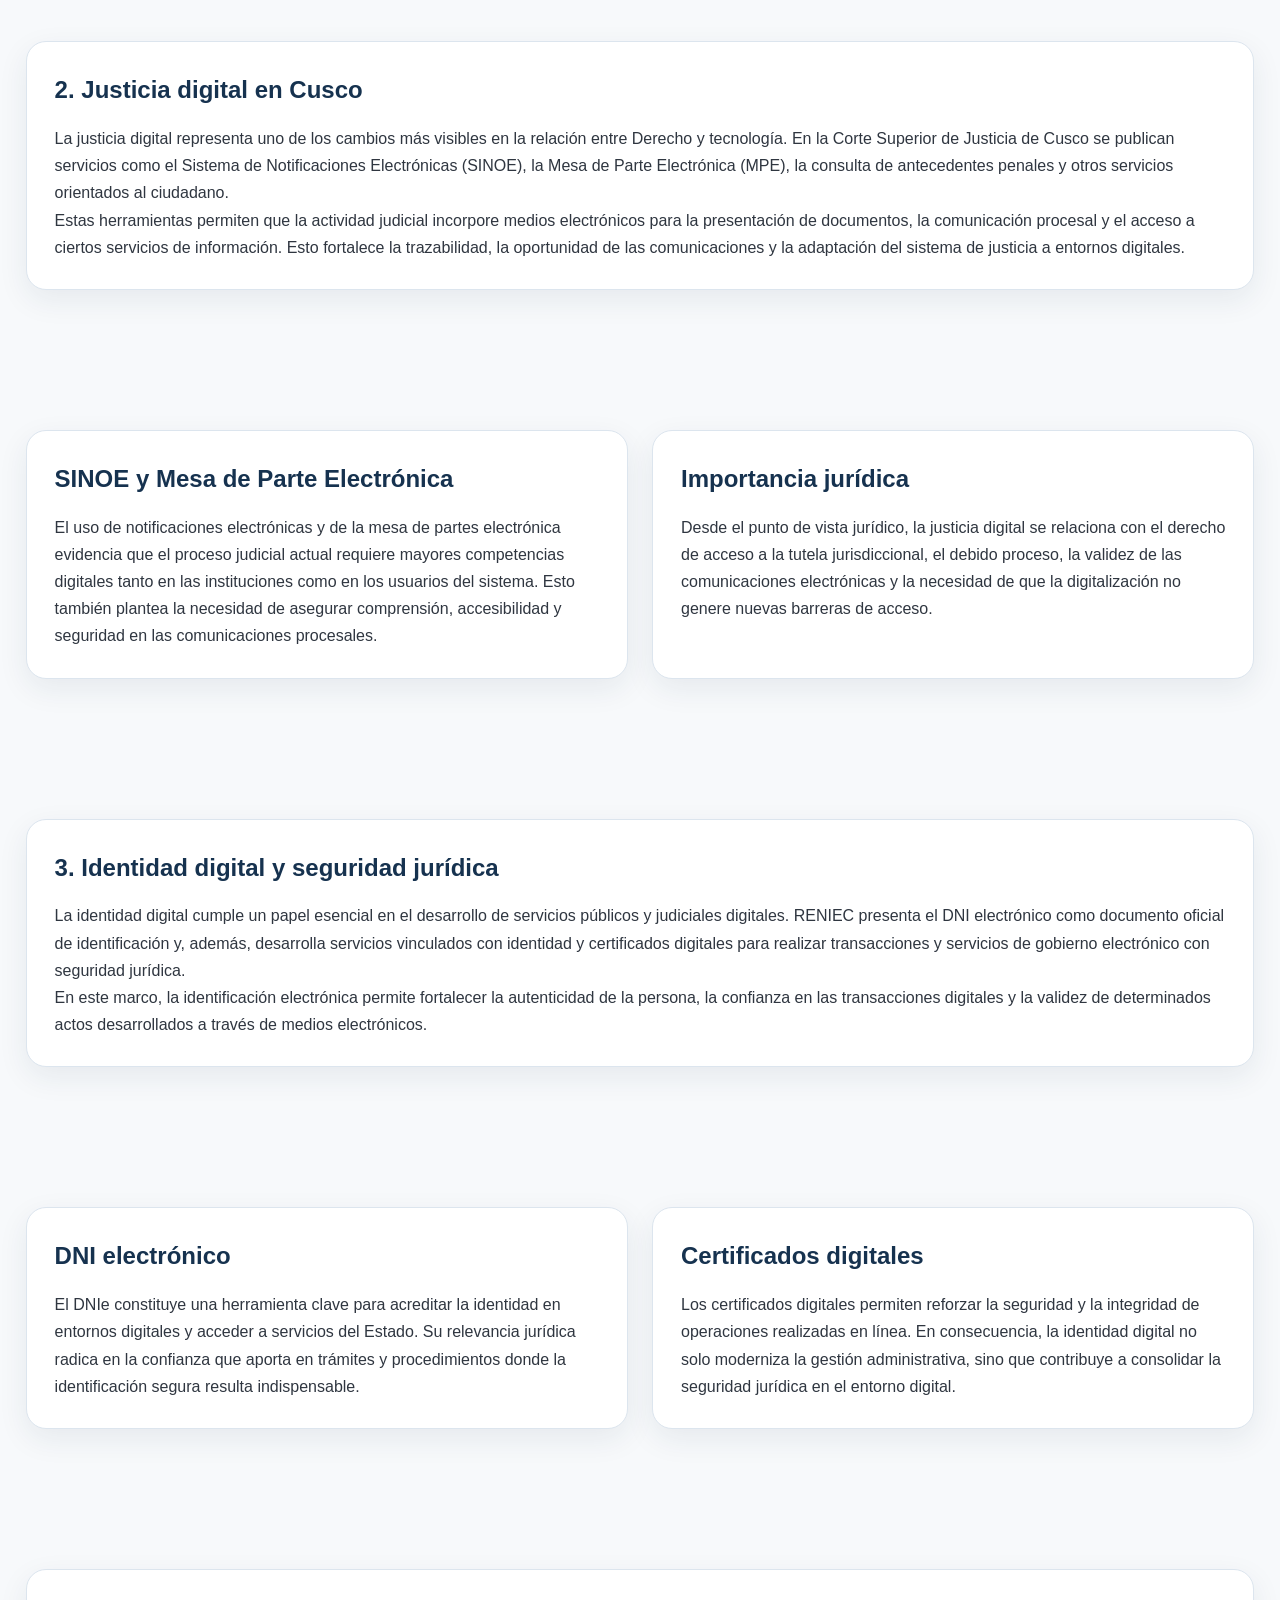
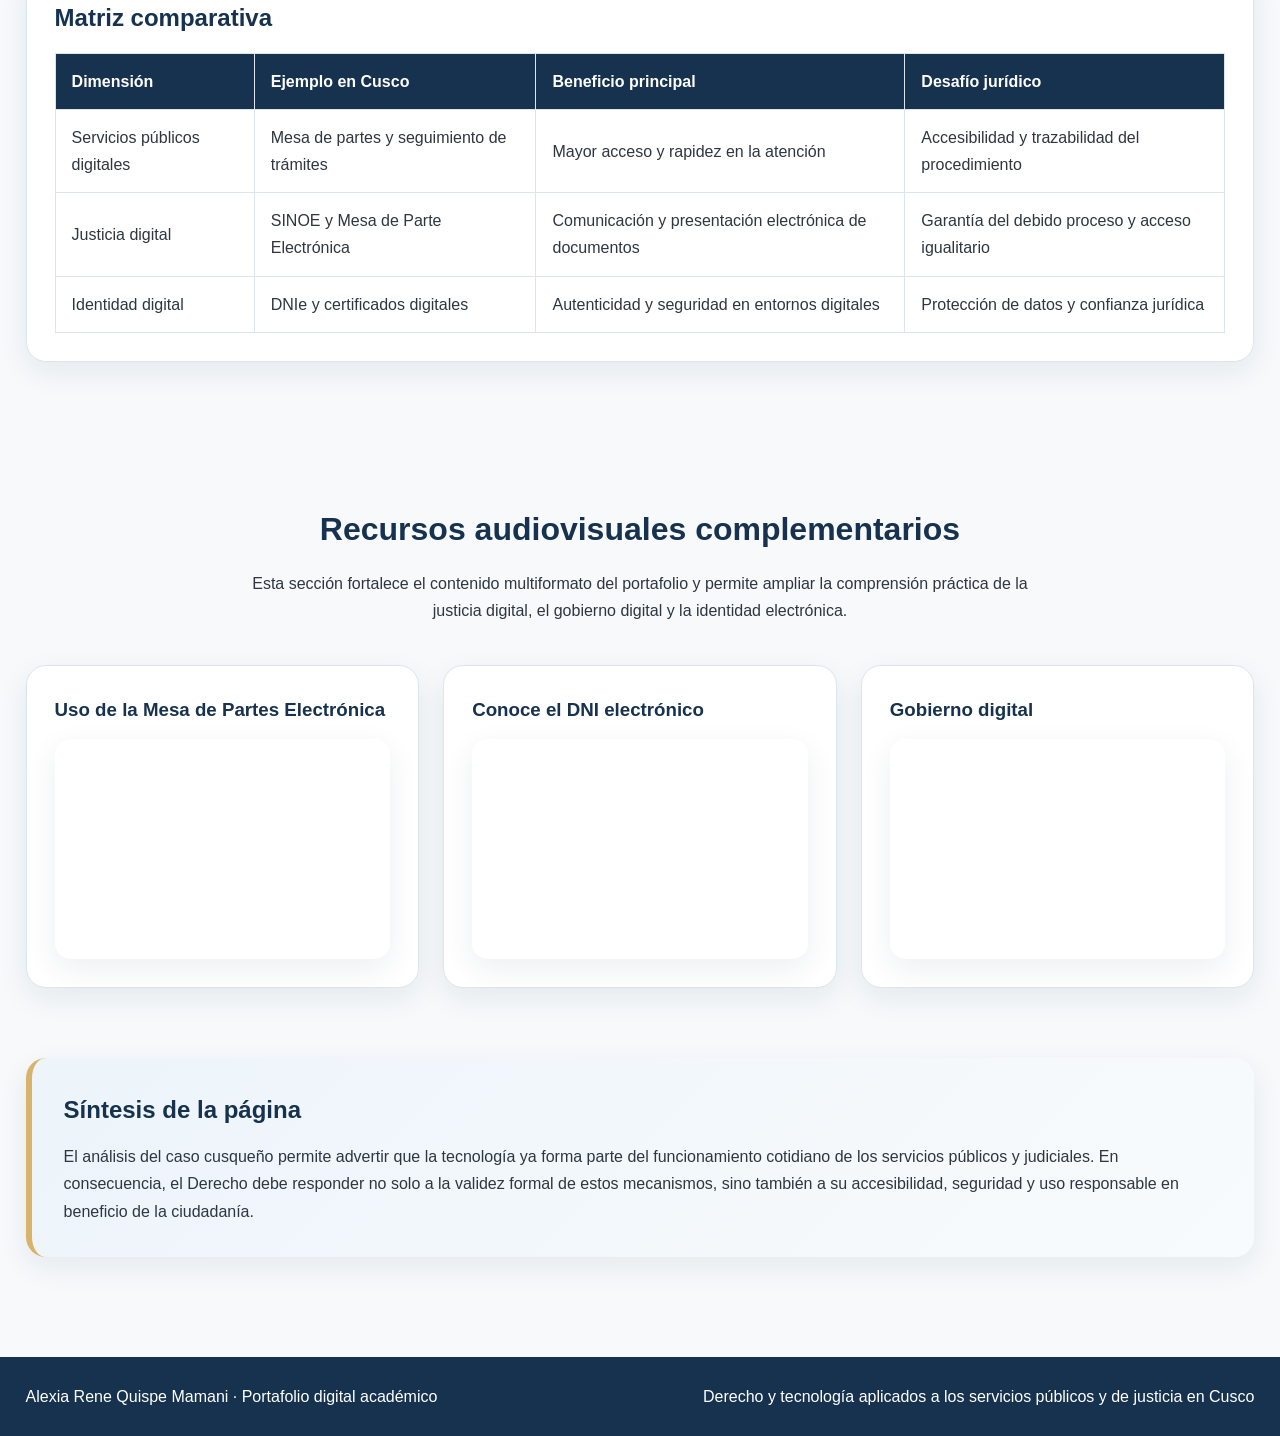
<file: contenido.html>
<!DOCTYPE html>
<html lang="es">
<head>
  <meta charset="UTF-8">
  <meta name="viewport" content="width=device-width, initial-scale=1.0">
  <title>Desarrollo del Contenido</title>
  <meta name="description" content="Portafolio digital académico sobre derecho y tecnología aplicados a los servicios públicos y de justicia en Cusco.">
  <meta name="theme-color" content="#16324F">
  <link rel="stylesheet" href="style.css">
</head>
<body>
  <a class="skip-link" href="#main-content">Saltar al contenido</a>

  <header class="site-header">
    <div class="container nav-container">
      <a href="index.html" class="logo">Derecho y Tecnología</a>

      <button class="nav-toggle" aria-label="Abrir menú" aria-expanded="false">
        ☰
      </button>

      <nav class="nav">
        <a href="index.html">Inicio</a>
        <a href="proyecto.html">Definición del Proyecto</a>
        <a href="busqueda.html">Búsqueda y Selección</a>
        <a href="contenido.html">Desarrollo del Contenido</a>
        <a href="ia.html">Uso de IA</a>
        <a href="conclusiones.html">Conclusiones</a>
        <a href="referencias.html">Referencias</a>
      </nav>
    </div>
  </header>

  <main id="main-content">
    <section class="page-banner">
      <div class="container">
        <span class="badge">Página 4</span>
        <h1>Desarrollo del Contenido</h1>
        <p>
          Análisis del vínculo entre Derecho y tecnología en el contexto local de Cusco,
          con énfasis en servicios públicos digitales, justicia digital e identidad electrónica.
        </p>
      </div>
    </section>

    <section class="section">
      <div class="container">
        <div class="content-box">
          <h2>Planteamiento central</h2>
          <p>
            En Cusco, la relación entre Derecho y tecnología puede observarse en la digitalización
            progresiva de los servicios públicos, la gestión administrativa, la justicia electrónica
            y los mecanismos de identificación digital. Estas herramientas no solo agilizan trámites,
            sino que también modifican la forma en que el ciudadano interactúa con las instituciones,
            ejerce sus derechos y accede a servicios que antes dependían exclusivamente de la atención presencial.
          </p>
          <p>
            Desde una perspectiva jurídica, este proceso implica analizar principios como legalidad,
            seguridad jurídica, trazabilidad, protección de datos, validez documental y acceso igualitario
            a los servicios del Estado.
          </p>
        </div>
      </div>
    </section>

    <section class="section">
      <div class="container">
        <div class="section-heading">
          <h2>Ejes de análisis</h2>
          <p>
            El contenido de esta página se organiza en tres dimensiones que permiten comprender
            cómo la tecnología incide en la práctica del Derecho en el entorno local.
          </p>
        </div>

        <div class="cards">
          <article class="card">
            <div class="icon-circle">01</div>
            <h3>Servicios públicos digitales</h3>
            <p>
              La administración pública utiliza plataformas y canales digitales para recibir
              documentos, orientar trámites y brindar atención al ciudadano.
            </p>
          </article>

          <article class="card">
            <div class="icon-circle">02</div>
            <h3>Justicia digital</h3>
            <p>
              El sistema judicial incorpora herramientas tecnológicas para el ingreso de escritos,
              notificaciones y acceso a determinados servicios vinculados al proceso judicial.
            </p>
          </article>

          <article class="card">
            <div class="icon-circle">03</div>
            <h3>Identidad digital y seguridad jurídica</h3>
            <p>
              La identificación electrónica y los certificados digitales fortalecen la autenticidad
              y la confianza en los trámites y servicios realizados en entornos digitales.
            </p>
          </article>
        </div>
      </div>
    </section>

    <section class="section">
      <div class="container">
        <div class="section-heading">
          <h2>Evidencia institucional en Cusco</h2>
          <p>
             El análisis del tema se sustenta en servicios y plataformas digitales realmente disponibles
             en instituciones públicas y jurídicas vinculadas con el contexto cusqueño.
          </p>
        </div>

        <div class="evidence-grid">
          <article class="evidence-card">
            <span class="tag-mini">Municipalidad Provincial del Cusco</span>
            <h3>Servicios administrativos digitales</h3>
            <p>
              La municipalidad publica trámites y servicios con accesos como mesa de partes,
              seguimiento de trámites, TUPA y acceso a la información pública.
            </p>
          </article>

          <article class="evidence-card">
            <span class="tag-mini">Gobierno Regional del Cusco</span>
            <h3>Trámite documentario y seguimiento</h3>
            <p>
              El gobierno regional muestra enlaces directos a mesa de partes y seguimiento de trámites,
              evidenciando modernización administrativa regional.
            </p>
          </article>

          <article class="evidence-card">
            <span class="tag-mini">Corte Superior de Justicia de Cusco</span>
            <h3>Justicia digital</h3>
            <p>
              La corte publica servicios como SINOE y Mesa de Parte Electrónica, lo que confirma
              la incorporación de herramientas digitales en la actividad judicial.
            </p>
          </article>

          <article class="evidence-card">
            <span class="tag-mini">RENIEC</span>
            <h3>Identidad digital y DNIe</h3>
            <p>
              RENIEC presenta el DNI electrónico como documento oficial de identificación,
              con utilidad para autenticación y firma digital en entornos electrónicos.
            </p>
          </article>
        </div>
      </div>
    </section>

    <section class="section">
      <div class="container">
        <div class="content-box">
          <h2>1. Servicios públicos digitales en Cusco</h2>
          <p>
            La transformación digital en la administración pública permite que diversos procedimientos
            sean más ágiles, trazables y accesibles para la ciudadanía. En el caso del Cusco,
            la Municipalidad Provincial del Cusco publica trámites y servicios como mesa de partes,
            seguimiento de trámites, libro de reclamaciones, acceso a la información pública y TUPA.
            Del mismo modo, el Gobierno Regional del Cusco ofrece atención en línea y seguimiento
            de trámites, lo que evidencia una incorporación progresiva de herramientas digitales
            en la relación entre administración y ciudadano.
          </p>
          <p>
            Desde el enfoque jurídico, esta digitalización se relaciona con el derecho de petición,
            el acceso a la información, la simplificación administrativa y el fortalecimiento
            de la eficiencia en la gestión pública.
          </p>
        </div>
      </div>
    </section>

    <section class="section">
      <div class="container two-columns">
        <div class="content-box">
          <h2>Municipalidad Provincial del Cusco</h2>
          <p>
            La Municipalidad Provincial del Cusco cuenta con una sección de trámites y servicios
            que incluye enlaces directos a mesa de partes, seguimiento de trámites, TUPA y acceso
            a la información pública. Esto permite observar cómo la gestión administrativa municipal
            incorpora herramientas de atención digital orientadas al ciudadano.
          </p>
        </div>

        <div class="content-box">
          <h2>Gobierno Regional del Cusco</h2>
          <p>
            El Gobierno Regional del Cusco también dispone de servicios en línea vinculados al
            seguimiento de trámites y otros procedimientos administrativos, lo que muestra que
            la transformación digital no se limita al nivel municipal, sino que también alcanza
            al ámbito regional.
          </p>
        </div>
      </div>
    </section>

    <section class="section section-highlight">
      <div class="container highlight-box">
        <h2>Impacto en el ciudadano</h2>
        <p>
          La digitalización de servicios públicos reduce desplazamientos, facilita la presentación
          de documentos, mejora el seguimiento del trámite y fortalece la relación entre ciudadanía
          y administración pública.
        </p>
      </div>
    </section>

    <section class="section">
      <div class="container">
        <div class="content-box">
          <h2>2. Justicia digital en Cusco</h2>
          <p>
            La justicia digital representa uno de los cambios más visibles en la relación entre
            Derecho y tecnología. En la Corte Superior de Justicia de Cusco se publican servicios
            como el Sistema de Notificaciones Electrónicas (SINOE), la Mesa de Parte Electrónica (MPE),
            la consulta de antecedentes penales y otros servicios orientados al ciudadano.
          </p>
          <p>
            Estas herramientas permiten que la actividad judicial incorpore medios electrónicos para
            la presentación de documentos, la comunicación procesal y el acceso a ciertos servicios
            de información. Esto fortalece la trazabilidad, la oportunidad de las comunicaciones y
            la adaptación del sistema de justicia a entornos digitales.
          </p>
        </div>
      </div>
    </section>

    <section class="section">
      <div class="container two-columns">
        <div class="content-box">
          <h2>SINOE y Mesa de Parte Electrónica</h2>
          <p>
            El uso de notificaciones electrónicas y de la mesa de partes electrónica evidencia
            que el proceso judicial actual requiere mayores competencias digitales tanto en las
            instituciones como en los usuarios del sistema. Esto también plantea la necesidad de
            asegurar comprensión, accesibilidad y seguridad en las comunicaciones procesales.
          </p>
        </div>

        <div class="content-box">
          <h2>Importancia jurídica</h2>
          <p>
            Desde el punto de vista jurídico, la justicia digital se relaciona con el derecho de
            acceso a la tutela jurisdiccional, el debido proceso, la validez de las comunicaciones
            electrónicas y la necesidad de que la digitalización no genere nuevas barreras de acceso.
          </p>
        </div>
      </div>
    </section>

    <section class="section">
      <div class="container">
        <div class="content-box">
          <h2>3. Identidad digital y seguridad jurídica</h2>
          <p>
            La identidad digital cumple un papel esencial en el desarrollo de servicios públicos
            y judiciales digitales. RENIEC presenta el DNI electrónico como documento oficial de
            identificación y, además, desarrolla servicios vinculados con identidad y certificados
            digitales para realizar transacciones y servicios de gobierno electrónico con seguridad jurídica.
          </p>
          <p>
            En este marco, la identificación electrónica permite fortalecer la autenticidad de la
            persona, la confianza en las transacciones digitales y la validez de determinados actos
            desarrollados a través de medios electrónicos.
          </p>
        </div>
      </div>
    </section>

    <section class="section">
      <div class="container two-columns">
        <div class="content-box">
          <h2>DNI electrónico</h2>
          <p>
            El DNIe constituye una herramienta clave para acreditar la identidad en entornos
            digitales y acceder a servicios del Estado. Su relevancia jurídica radica en la
            confianza que aporta en trámites y procedimientos donde la identificación segura
            resulta indispensable.
          </p>
        </div>

        <div class="content-box">
          <h2>Certificados digitales</h2>
          <p>
            Los certificados digitales permiten reforzar la seguridad y la integridad de operaciones
            realizadas en línea. En consecuencia, la identidad digital no solo moderniza la gestión
            administrativa, sino que contribuye a consolidar la seguridad jurídica en el entorno digital.
          </p>
        </div>
      </div>
    </section>

    <section class="section">
      <div class="container">
        <div class="content-box">
          <h2>Matriz comparativa</h2>
          <div class="table-wrapper">
            <table>
              <thead>
                <tr>
                  <th>Dimensión</th>
                  <th>Ejemplo en Cusco</th>
                  <th>Beneficio principal</th>
                  <th>Desafío jurídico</th>
                </tr>
              </thead>
              <tbody>
                <tr>
                  <td>Servicios públicos digitales</td>
                  <td>Mesa de partes y seguimiento de trámites</td>
                  <td>Mayor acceso y rapidez en la atención</td>
                  <td>Accesibilidad y trazabilidad del procedimiento</td>
                </tr>
                <tr>
                  <td>Justicia digital</td>
                  <td>SINOE y Mesa de Parte Electrónica</td>
                  <td>Comunicación y presentación electrónica de documentos</td>
                  <td>Garantía del debido proceso y acceso igualitario</td>
                </tr>
                <tr>
                  <td>Identidad digital</td>
                  <td>DNIe y certificados digitales</td>
                  <td>Autenticidad y seguridad en entornos digitales</td>
                  <td>Protección de datos y confianza jurídica</td>
                </tr>
              </tbody>
            </table>
          </div>
        </div>
      </div>
    </section>

    <section class="section">
      <div class="container">
        <div class="section-heading">
          <h2>Recursos audiovisuales complementarios</h2>
          <p>
            Esta sección fortalece el contenido multiformato del portafolio y permite ampliar
            la comprensión práctica de la justicia digital, el gobierno digital y la identidad electrónica.
          </p>
        </div>

        <div class="cards">
          <article class="card">
            <h3>Uso de la Mesa de Partes Electrónica</h3>
            <div class="video-box">
              <iframe width="100%" height="220" src="https://www.youtube.com/embed/2kesKYaxDrI"
                title="Uso de la Mesa de Partes Electrónica del Poder Judicial"
                frameborder="0"
                allow="accelerometer; autoplay; clipboard-write; encrypted-media; gyroscope; picture-in-picture; web-share"
                allowfullscreen></iframe>
            </div>
          </article>

          <article class="card">
            <h3>Conoce el DNI electrónico</h3>
            <div class="video-box">
              <iframe width="100%" height="220" src="https://www.youtube.com/embed/LbmfEKRblaA"
                title="Conoce el nuevo DNI Electrónico en Perú"
                frameborder="0"
                allow="accelerometer; autoplay; clipboard-write; encrypted-media; gyroscope; picture-in-picture; web-share"
                allowfullscreen></iframe>
            </div>
          </article>

          <article class="card">
            <h3>Gobierno digital</h3>
            <div class="video-box">
              <iframe width="100%" height="220" src="https://www.youtube.com/embed/VtcKA-kpk0E"
                title="Gobierno Digital"
                frameborder="0"
                allow="accelerometer; autoplay; clipboard-write; encrypted-media; gyroscope; picture-in-picture; web-share"
                allowfullscreen></iframe>
            </div>
          </article>
        </div>
      </div>
    </section>

    <section class="section section-highlight">
      <div class="container highlight-box">
        <h2>Síntesis de la página</h2>
        <p>
          El análisis del caso cusqueño permite advertir que la tecnología ya forma parte
          del funcionamiento cotidiano de los servicios públicos y judiciales. En consecuencia,
          el Derecho debe responder no solo a la validez formal de estos mecanismos, sino también
          a su accesibilidad, seguridad y uso responsable en beneficio de la ciudadanía.
        </p>
      </div>
    </section>
  </main>

  <footer class="site-footer">
    <div class="container footer-content">
      <p>Alexia Rene Quispe Mamani · Portafolio digital académico</p>
      <p>Derecho y tecnología aplicados a los servicios públicos y de justicia en Cusco</p>
    </div>
  </footer>

  <button class="back-to-top" aria-label="Volver arriba">↑</button>
  <script src="script.js"></script>
</body>
</html>
</file>
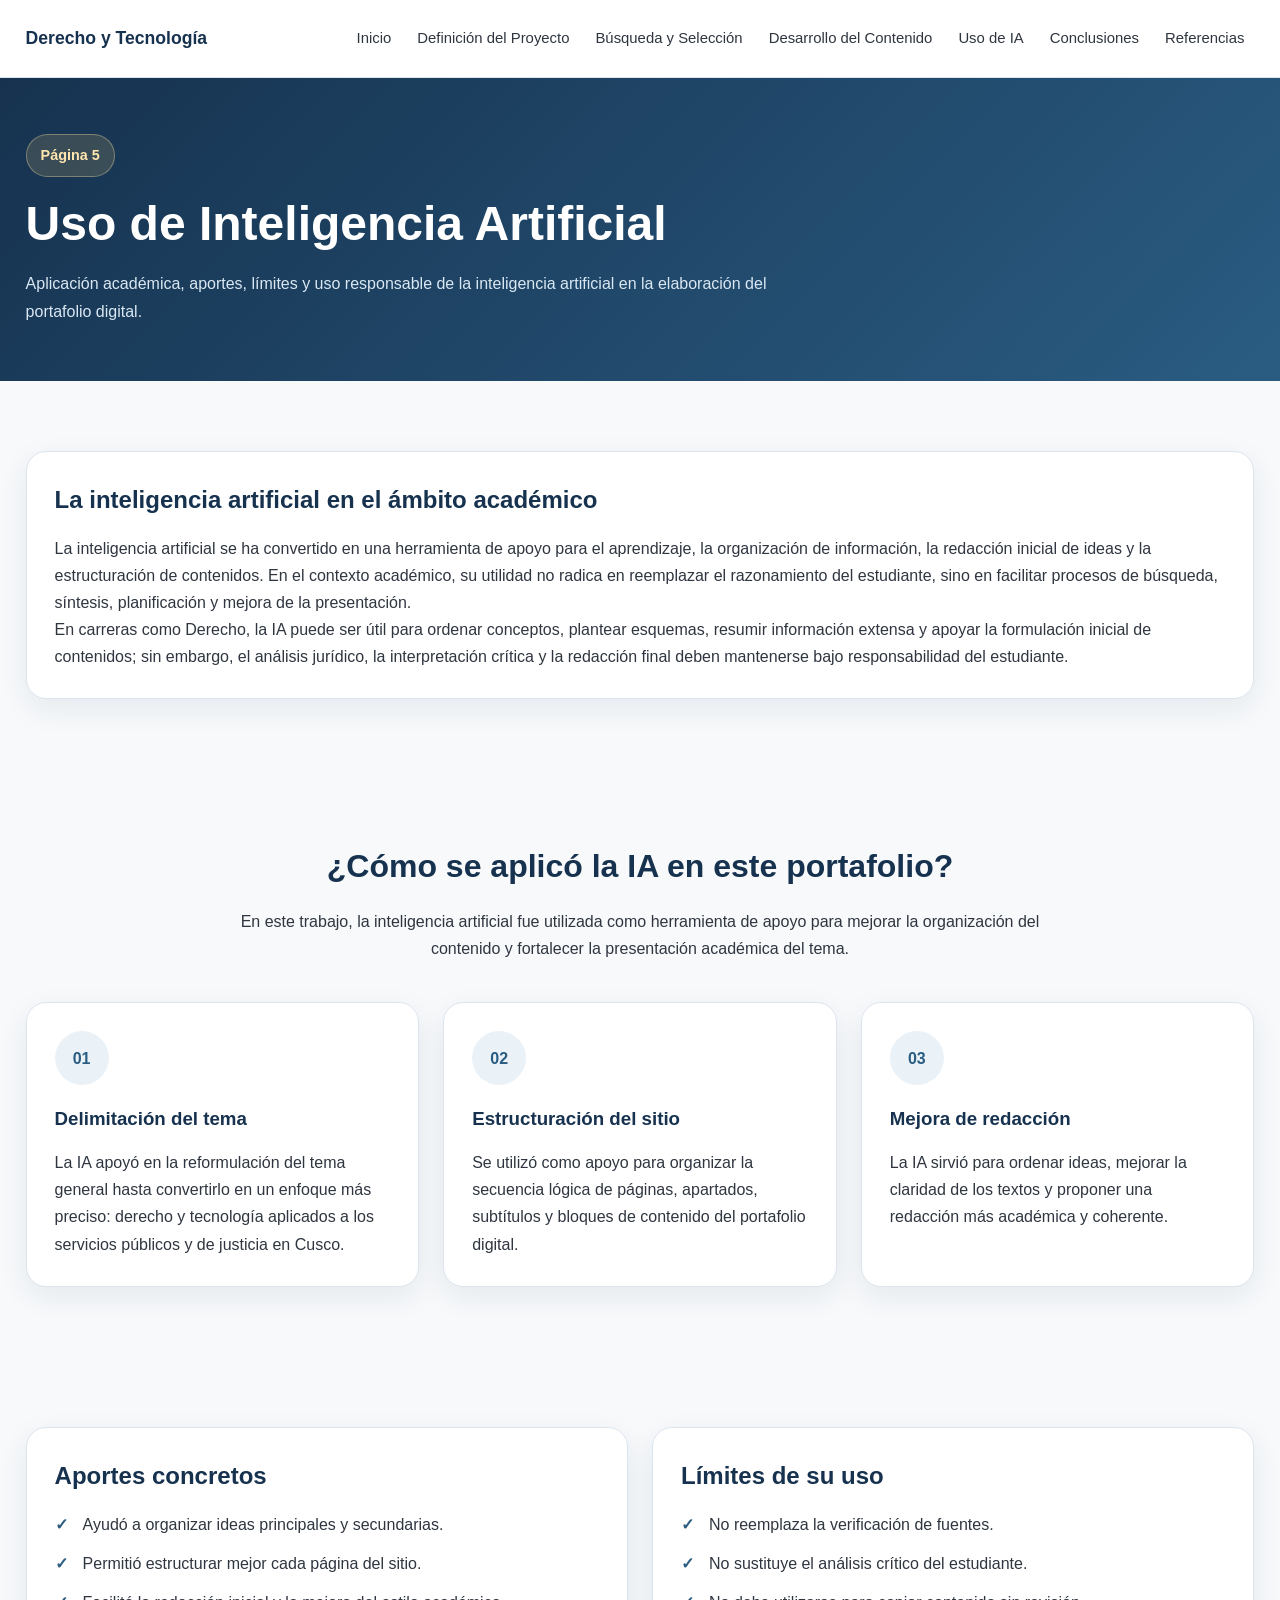
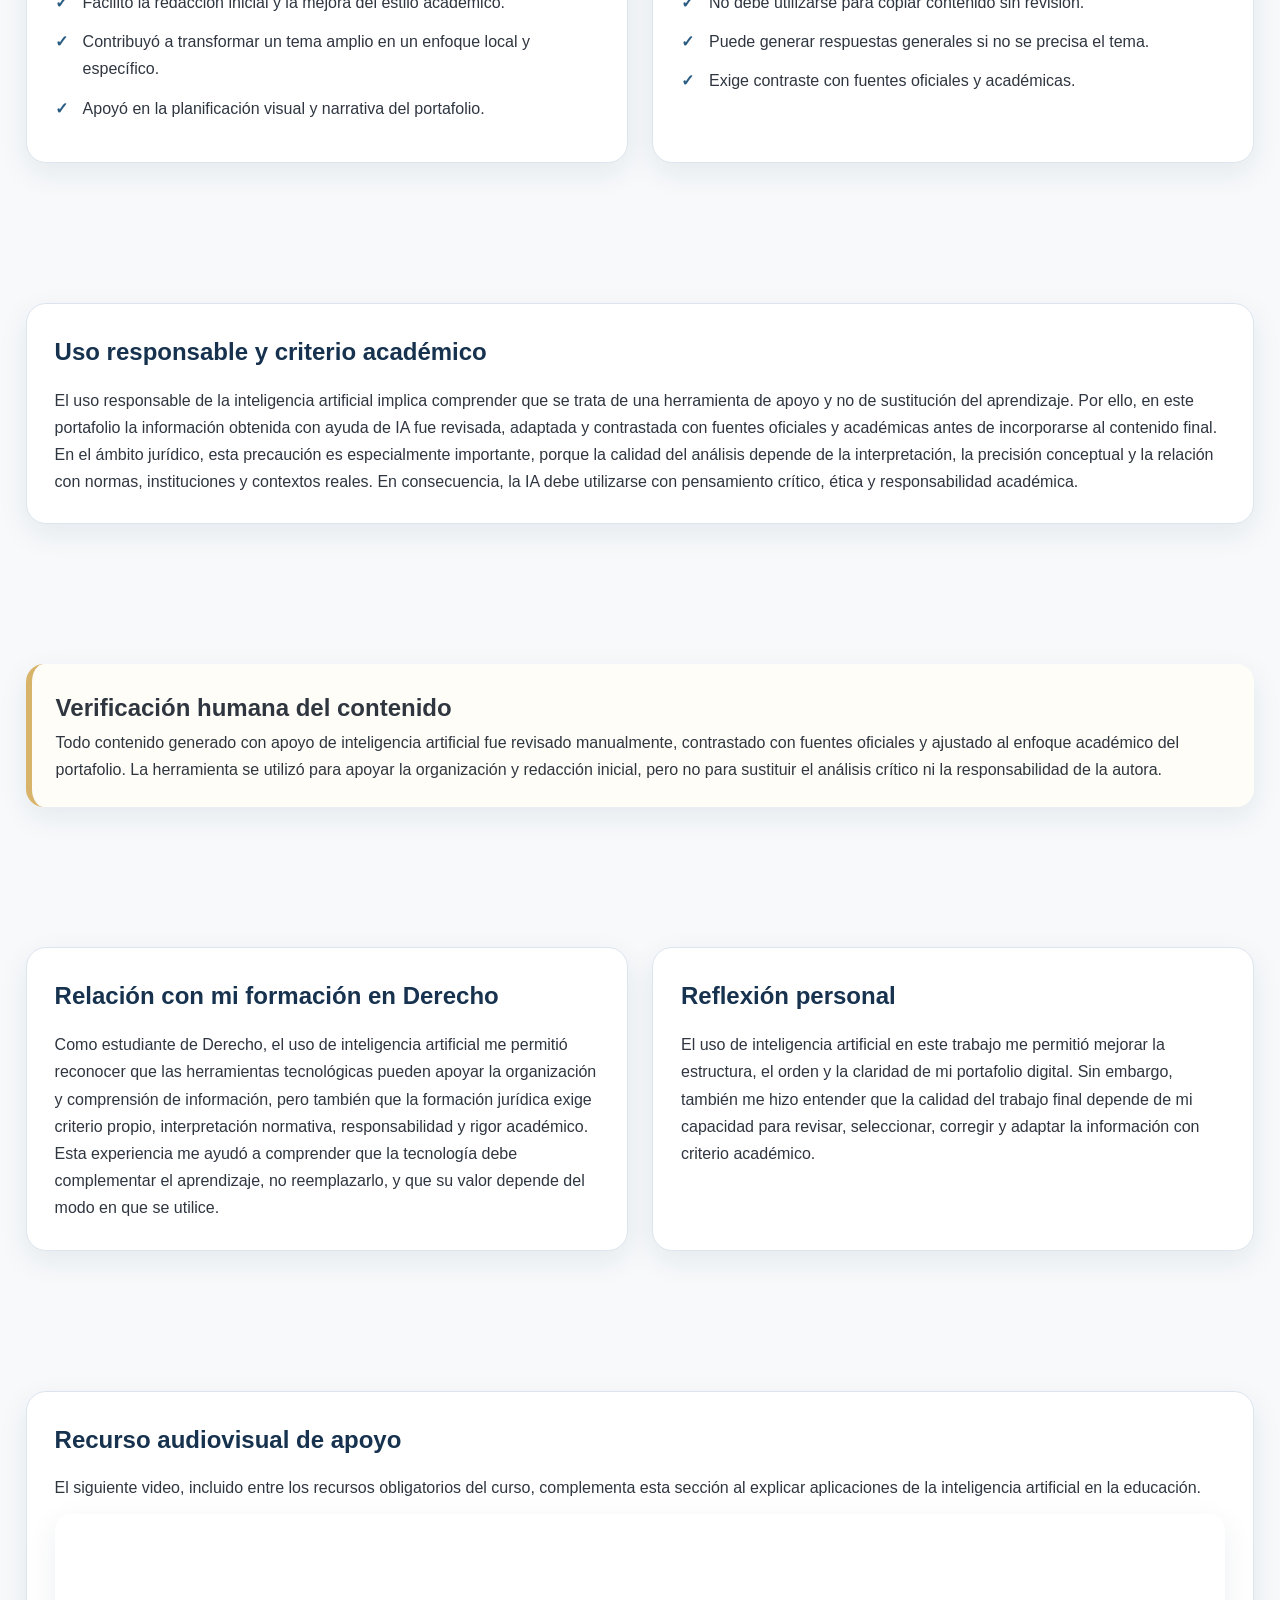
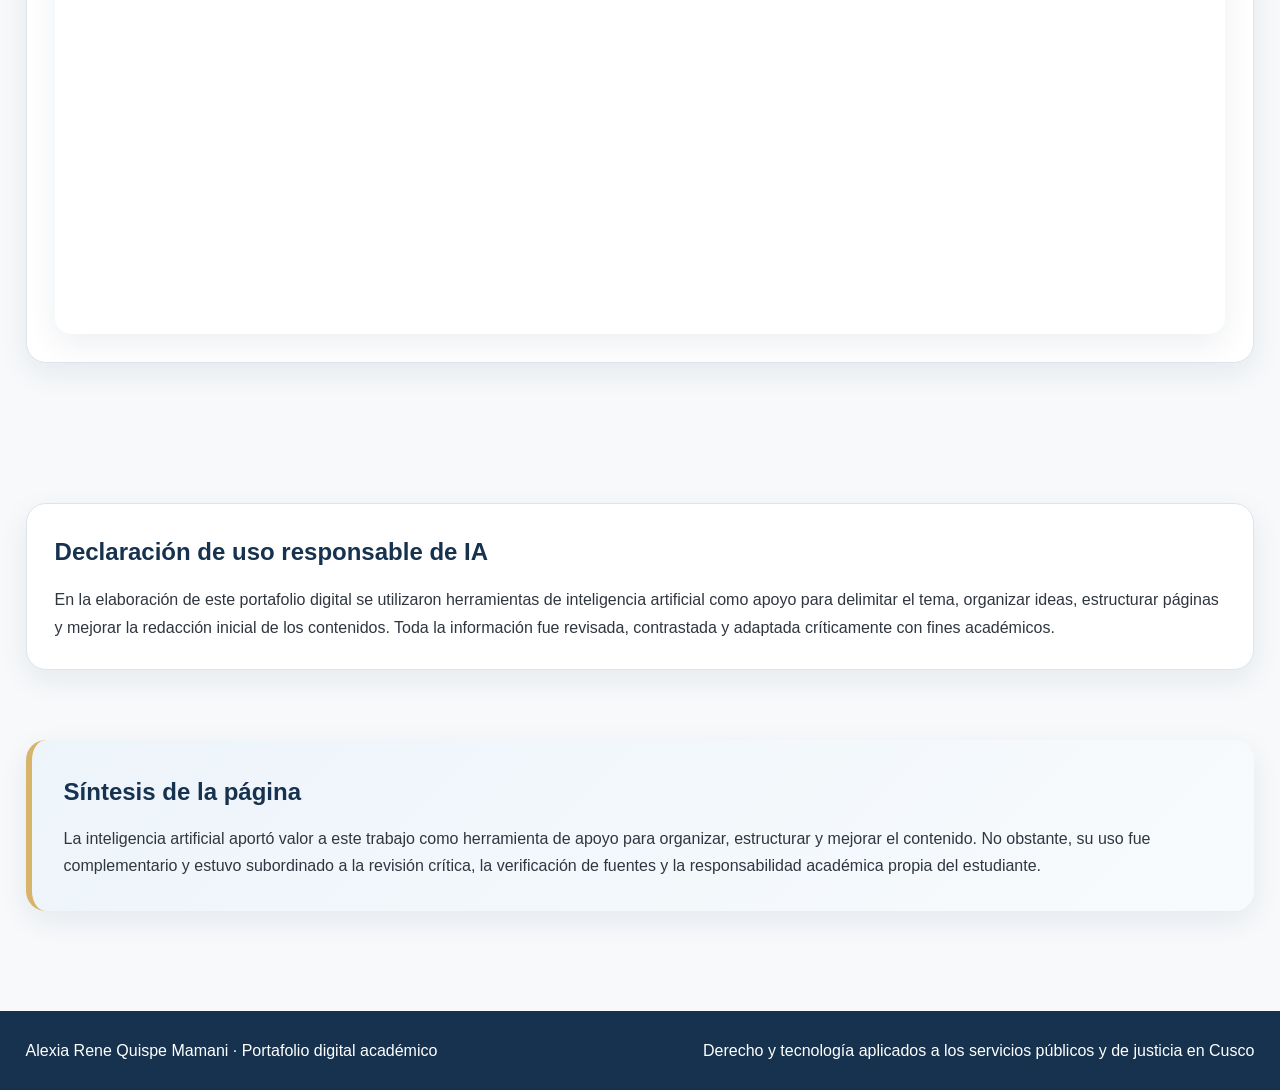
<file: ia.html>
<!DOCTYPE html>
<html lang="es">
<head>
  <meta charset="UTF-8">
  <meta name="viewport" content="width=device-width, initial-scale=1.0">
  <title>Uso de Inteligencia Artificial</title>
  <meta name="description" content="Portafolio digital académico sobre derecho y tecnología aplicados a los servicios públicos y de justicia en Cusco.">
  <meta name="theme-color" content="#16324F">
  <link rel="stylesheet" href="style.css">
</head>
<body>
  <a class="skip-link" href="#main-content">Saltar al contenido</a>

  <header class="site-header">
    <div class="container nav-container">
      <a href="index.html" class="logo">Derecho y Tecnología</a>

      <button class="nav-toggle" aria-label="Abrir menú" aria-expanded="false">
        ☰
      </button>

      <nav class="nav">
        <a href="index.html">Inicio</a>
        <a href="proyecto.html">Definición del Proyecto</a>
        <a href="busqueda.html">Búsqueda y Selección</a>
        <a href="contenido.html">Desarrollo del Contenido</a>
        <a href="ia.html">Uso de IA</a>
        <a href="conclusiones.html">Conclusiones</a>
        <a href="referencias.html">Referencias</a>
      </nav>
    </div>
  </header>

  <main id="main-content">
    <section class="page-banner">
      <div class="container">
        <span class="badge">Página 5</span>
        <h1>Uso de Inteligencia Artificial</h1>
        <p>
          Aplicación académica, aportes, límites y uso responsable de la inteligencia artificial
          en la elaboración del portafolio digital.
        </p>
      </div>
    </section>

    <section class="section">
      <div class="container">
        <div class="content-box">
          <h2>La inteligencia artificial en el ámbito académico</h2>
          <p>
            La inteligencia artificial se ha convertido en una herramienta de apoyo para el aprendizaje,
            la organización de información, la redacción inicial de ideas y la estructuración de contenidos.
            En el contexto académico, su utilidad no radica en reemplazar el razonamiento del estudiante,
            sino en facilitar procesos de búsqueda, síntesis, planificación y mejora de la presentación.
          </p>
          <p>
            En carreras como Derecho, la IA puede ser útil para ordenar conceptos, plantear esquemas,
            resumir información extensa y apoyar la formulación inicial de contenidos; sin embargo,
            el análisis jurídico, la interpretación crítica y la redacción final deben mantenerse bajo
            responsabilidad del estudiante.
          </p>
        </div>
      </div>
    </section>

    <section class="section">
      <div class="container">
        <div class="section-heading">
          <h2>¿Cómo se aplicó la IA en este portafolio?</h2>
          <p>
            En este trabajo, la inteligencia artificial fue utilizada como herramienta de apoyo
            para mejorar la organización del contenido y fortalecer la presentación académica del tema.
          </p>
        </div>

        <div class="cards">
          <article class="card">
            <div class="icon-circle">01</div>
            <h3>Delimitación del tema</h3>
            <p>
              La IA apoyó en la reformulación del tema general hasta convertirlo en un enfoque
              más preciso: derecho y tecnología aplicados a los servicios públicos y de justicia en Cusco.
            </p>
          </article>

          <article class="card">
            <div class="icon-circle">02</div>
            <h3>Estructuración del sitio</h3>
            <p>
              Se utilizó como apoyo para organizar la secuencia lógica de páginas, apartados,
              subtítulos y bloques de contenido del portafolio digital.
            </p>
          </article>

          <article class="card">
            <div class="icon-circle">03</div>
            <h3>Mejora de redacción</h3>
            <p>
              La IA sirvió para ordenar ideas, mejorar la claridad de los textos y proponer
              una redacción más académica y coherente.
            </p>
          </article>
        </div>
      </div>
    </section>

    <section class="section">
      <div class="container two-columns">
        <div class="content-box">
          <h2>Aportes concretos</h2>
          <ul class="check-list">
            <li>Ayudó a organizar ideas principales y secundarias.</li>
            <li>Permitió estructurar mejor cada página del sitio.</li>
            <li>Facilitó la redacción inicial y la mejora del estilo académico.</li>
            <li>Contribuyó a transformar un tema amplio en un enfoque local y específico.</li>
            <li>Apoyó en la planificación visual y narrativa del portafolio.</li>
          </ul>
        </div>

        <div class="content-box">
          <h2>Límites de su uso</h2>
          <ul class="check-list">
            <li>No reemplaza la verificación de fuentes.</li>
            <li>No sustituye el análisis crítico del estudiante.</li>
            <li>No debe utilizarse para copiar contenido sin revisión.</li>
            <li>Puede generar respuestas generales si no se precisa el tema.</li>
            <li>Exige contraste con fuentes oficiales y académicas.</li>
          </ul>
        </div>
      </div>
    </section>

    <section class="section">
      <div class="container">
        <div class="content-box">
          <h2>Uso responsable y criterio académico</h2>
          <p>
            El uso responsable de la inteligencia artificial implica comprender que se trata
            de una herramienta de apoyo y no de sustitución del aprendizaje. Por ello, en este
            portafolio la información obtenida con ayuda de IA fue revisada, adaptada y contrastada
            con fuentes oficiales y académicas antes de incorporarse al contenido final.
          </p>
          <p>
            En el ámbito jurídico, esta precaución es especialmente importante, porque la calidad
            del análisis depende de la interpretación, la precisión conceptual y la relación con
            normas, instituciones y contextos reales. En consecuencia, la IA debe utilizarse con
            pensamiento crítico, ética y responsabilidad académica.
          </p>
        </div>
      </div>
    </section>

    <section class="section">
      <div class="container note-box">
        <h2>Verificación humana del contenido</h2>
        <p>
          Todo contenido generado con apoyo de inteligencia artificial fue revisado manualmente,
          contrastado con fuentes oficiales y ajustado al enfoque académico del portafolio.
          La herramienta se utilizó para apoyar la organización y redacción inicial, pero no para
          sustituir el análisis crítico ni la responsabilidad de la autora.
        </p>
      </div>
    </section>

    <section class="section">
      <div class="container two-columns">
        <div class="content-box">
          <h2>Relación con mi formación en Derecho</h2>
          <p>
            Como estudiante de Derecho, el uso de inteligencia artificial me permitió reconocer
            que las herramientas tecnológicas pueden apoyar la organización y comprensión de información,
            pero también que la formación jurídica exige criterio propio, interpretación normativa,
            responsabilidad y rigor académico.
          </p>
          <p>
            Esta experiencia me ayudó a comprender que la tecnología debe complementar el aprendizaje,
            no reemplazarlo, y que su valor depende del modo en que se utilice.
          </p>
        </div>

        <div class="content-box">
          <h2>Reflexión personal</h2>
          <p>
            El uso de inteligencia artificial en este trabajo me permitió mejorar la estructura,
            el orden y la claridad de mi portafolio digital. Sin embargo, también me hizo entender
            que la calidad del trabajo final depende de mi capacidad para revisar, seleccionar,
            corregir y adaptar la información con criterio académico.
          </p>
        </div>
      </div>
    </section>

    <section class="section">
      <div class="container">
        <div class="content-box">
          <h2>Recurso audiovisual de apoyo</h2>
          <p>
            El siguiente video, incluido entre los recursos obligatorios del curso, complementa
            esta sección al explicar aplicaciones de la inteligencia artificial en la educación.
          </p>
          <div class="video-box">
            <iframe width="100%" height="420"
              src="https://www.youtube.com/embed/sST9w9qqenk"
              title="Aplicaciones de la Inteligencia Artificial en la educación"
              frameborder="0"
              allow="accelerometer; autoplay; clipboard-write; encrypted-media; gyroscope; picture-in-picture; web-share"
              allowfullscreen></iframe>
          </div>
        </div>
      </div>
    </section>

    <section class="section">
      <div class="container">
        <div class="content-box">
          <h2>Declaración de uso responsable de IA</h2>
          <p>
            En la elaboración de este portafolio digital se utilizaron herramientas de inteligencia
            artificial como apoyo para delimitar el tema, organizar ideas, estructurar páginas y
            mejorar la redacción inicial de los contenidos. Toda la información fue revisada,
            contrastada y adaptada críticamente con fines académicos.
          </p>
        </div>
      </div>
    </section>

    <section class="section section-highlight">
      <div class="container highlight-box">
        <h2>Síntesis de la página</h2>
        <p>
          La inteligencia artificial aportó valor a este trabajo como herramienta de apoyo para
          organizar, estructurar y mejorar el contenido. No obstante, su uso fue complementario
          y estuvo subordinado a la revisión crítica, la verificación de fuentes y la responsabilidad
          académica propia del estudiante.
        </p>
      </div>
    </section>
  </main>

  <footer class="site-footer">
    <div class="container footer-content">
      <p>Alexia Rene Quispe Mamani · Portafolio digital académico</p>
      <p>Derecho y tecnología aplicados a los servicios públicos y de justicia en Cusco</p>
    </div>
  </footer>

  <button class="back-to-top" aria-label="Volver arriba">↑</button>
  <script src="script.js"></script>
</body>
</html>
</file>
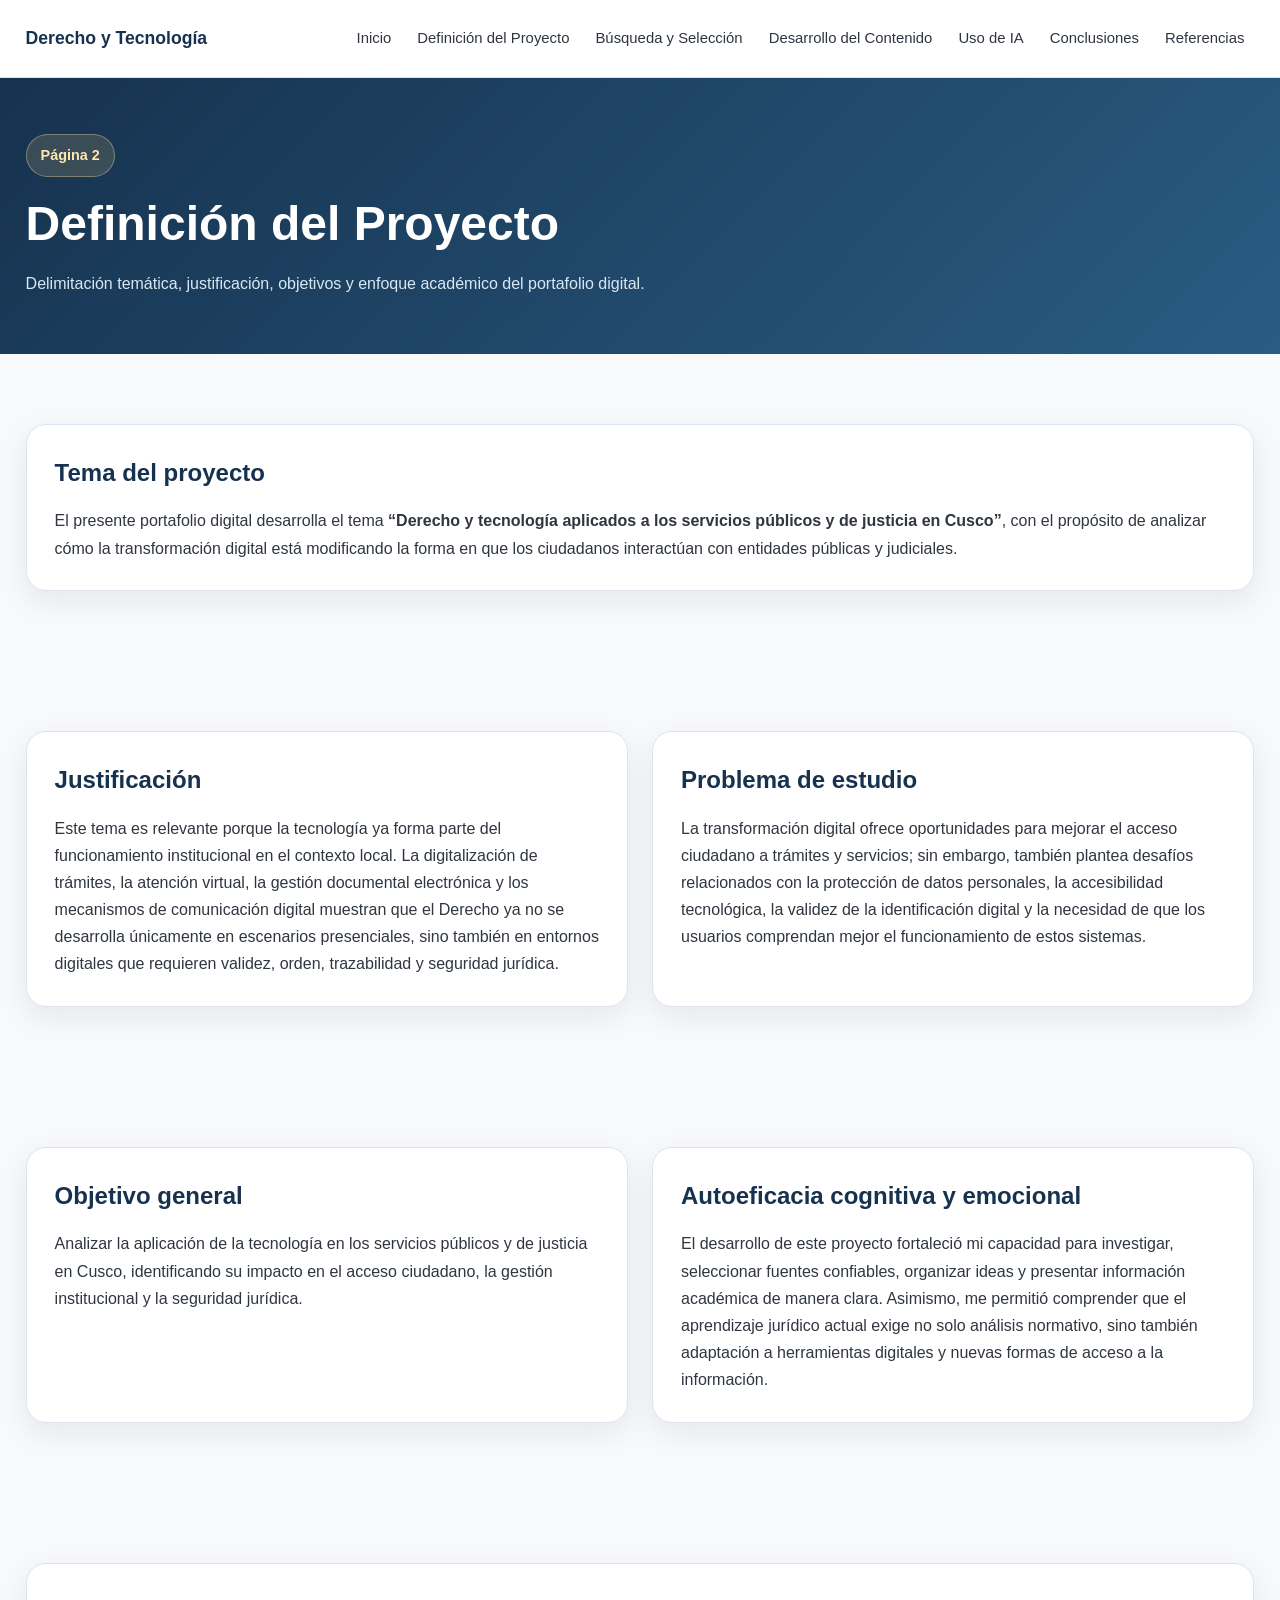
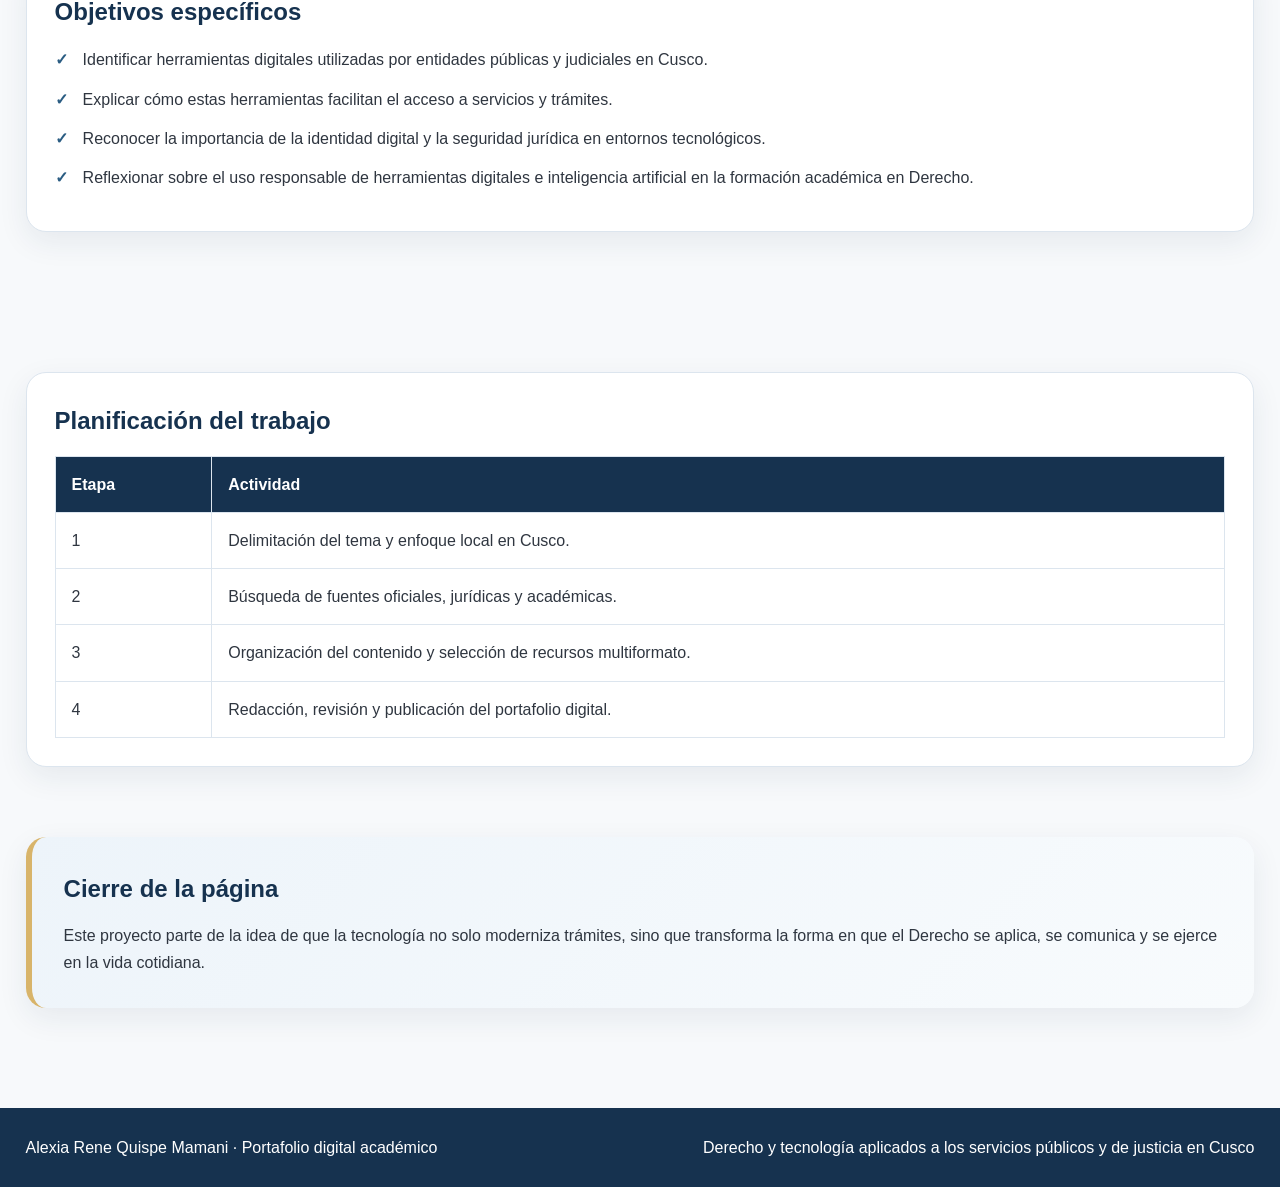
<file: proyecto.html>
<!DOCTYPE html>
<html lang="es">
<head>
  <meta charset="UTF-8">
  <meta name="viewport" content="width=device-width, initial-scale=1.0">
  <title>Definición del Proyecto</title>
  <meta name="description" content="Portafolio digital académico sobre derecho y tecnología aplicados a los servicios públicos y de justicia en Cusco.">
  <meta name="theme-color" content="#16324F">
  <link rel="stylesheet" href="style.css">
</head>
<body>
  <a class="skip-link" href="#main-content">Saltar al contenido</a>

  <header class="site-header">
    <div class="container nav-container">
      <a href="index.html" class="logo">Derecho y Tecnología</a>

      <button class="nav-toggle" aria-label="Abrir menú" aria-expanded="false">
        ☰
      </button>

      <nav class="nav">
        <a href="index.html">Inicio</a>
        <a href="proyecto.html">Definición del Proyecto</a>
        <a href="busqueda.html">Búsqueda y Selección</a>
        <a href="contenido.html">Desarrollo del Contenido</a>
        <a href="ia.html">Uso de IA</a>
        <a href="conclusiones.html">Conclusiones</a>
        <a href="referencias.html">Referencias</a>
      </nav>
    </div>
  </header>

  <main id="main-content">
    <section class="page-banner">
      <div class="container">
        <span class="badge">Página 2</span>
        <h1>Definición del Proyecto</h1>
        <p>
          Delimitación temática, justificación, objetivos y enfoque académico del portafolio digital.
        </p>
      </div>
    </section>

    <section class="section">
      <div class="container">
        <div class="content-box">
          <h2>Tema del proyecto</h2>
          <p>
            El presente portafolio digital desarrolla el tema
            <strong>“Derecho y tecnología aplicados a los servicios públicos y de justicia en Cusco”</strong>,
            con el propósito de analizar cómo la transformación digital está modificando
            la forma en que los ciudadanos interactúan con entidades públicas y judiciales.
          </p>
        </div>
      </div>
    </section>

    <section class="section">
      <div class="container two-columns">
        <div class="content-box">
          <h2>Justificación</h2>
          <p>
            Este tema es relevante porque la tecnología ya forma parte del funcionamiento
            institucional en el contexto local. La digitalización de trámites, la atención
            virtual, la gestión documental electrónica y los mecanismos de comunicación digital
            muestran que el Derecho ya no se desarrolla únicamente en escenarios presenciales,
            sino también en entornos digitales que requieren validez, orden, trazabilidad
            y seguridad jurídica.
          </p>
        </div>

        <div class="content-box">
          <h2>Problema de estudio</h2>
          <p>
            La transformación digital ofrece oportunidades para mejorar el acceso ciudadano
            a trámites y servicios; sin embargo, también plantea desafíos relacionados con
            la protección de datos personales, la accesibilidad tecnológica, la validez de
            la identificación digital y la necesidad de que los usuarios comprendan mejor
            el funcionamiento de estos sistemas.
          </p>
        </div>
      </div>
    </section>

    <section class="section">
      <div class="container two-columns">
        <div class="content-box">
          <h2>Objetivo general</h2>
          <p>
            Analizar la aplicación de la tecnología en los servicios públicos y de justicia
            en Cusco, identificando su impacto en el acceso ciudadano, la gestión institucional
            y la seguridad jurídica.
          </p>
        </div>

        <div class="content-box">
          <h2>Autoeficacia cognitiva y emocional</h2>
          <p>
            El desarrollo de este proyecto fortaleció mi capacidad para investigar,
            seleccionar fuentes confiables, organizar ideas y presentar información
            académica de manera clara. Asimismo, me permitió comprender que el aprendizaje
            jurídico actual exige no solo análisis normativo, sino también adaptación a
            herramientas digitales y nuevas formas de acceso a la información.
          </p>
        </div>
      </div>
    </section>

    <section class="section">
      <div class="container">
        <div class="content-box">
          <h2>Objetivos específicos</h2>
          <ul class="check-list">
            <li>Identificar herramientas digitales utilizadas por entidades públicas y judiciales en Cusco.</li>
            <li>Explicar cómo estas herramientas facilitan el acceso a servicios y trámites.</li>
            <li>Reconocer la importancia de la identidad digital y la seguridad jurídica en entornos tecnológicos.</li>
            <li>Reflexionar sobre el uso responsable de herramientas digitales e inteligencia artificial en la formación académica en Derecho.</li>
          </ul>
        </div>
      </div>
    </section>

    <section class="section">
      <div class="container">
        <div class="content-box">
          <h2>Planificación del trabajo</h2>
          <div class="table-wrapper">
            <table>
              <thead>
                <tr>
                  <th>Etapa</th>
                  <th>Actividad</th>
                </tr>
              </thead>
              <tbody>
                <tr>
                  <td>1</td>
                  <td>Delimitación del tema y enfoque local en Cusco.</td>
                </tr>
                <tr>
                  <td>2</td>
                  <td>Búsqueda de fuentes oficiales, jurídicas y académicas.</td>
                </tr>
                <tr>
                  <td>3</td>
                  <td>Organización del contenido y selección de recursos multiformato.</td>
                </tr>
                <tr>
                  <td>4</td>
                  <td>Redacción, revisión y publicación del portafolio digital.</td>
                </tr>
              </tbody>
            </table>
          </div>
        </div>
      </div>
    </section>

    <section class="section section-highlight">
      <div class="container highlight-box">
        <h2>Cierre de la página</h2>
        <p>
          Este proyecto parte de la idea de que la tecnología no solo moderniza trámites,
          sino que transforma la forma en que el Derecho se aplica, se comunica y se ejerce
          en la vida cotidiana.
        </p>
      </div>
    </section>
  </main>

  <footer class="site-footer">
    <div class="container footer-content">
      <p>Alexia Rene Quispe Mamani · Portafolio digital académico</p>
      <p>Derecho y tecnología aplicados a los servicios públicos y de justicia en Cusco</p>
    </div>
  </footer>

  <button class="back-to-top" aria-label="Volver arriba">↑</button>
  <script src="script.js"></script>
</body>
</html>
</file>
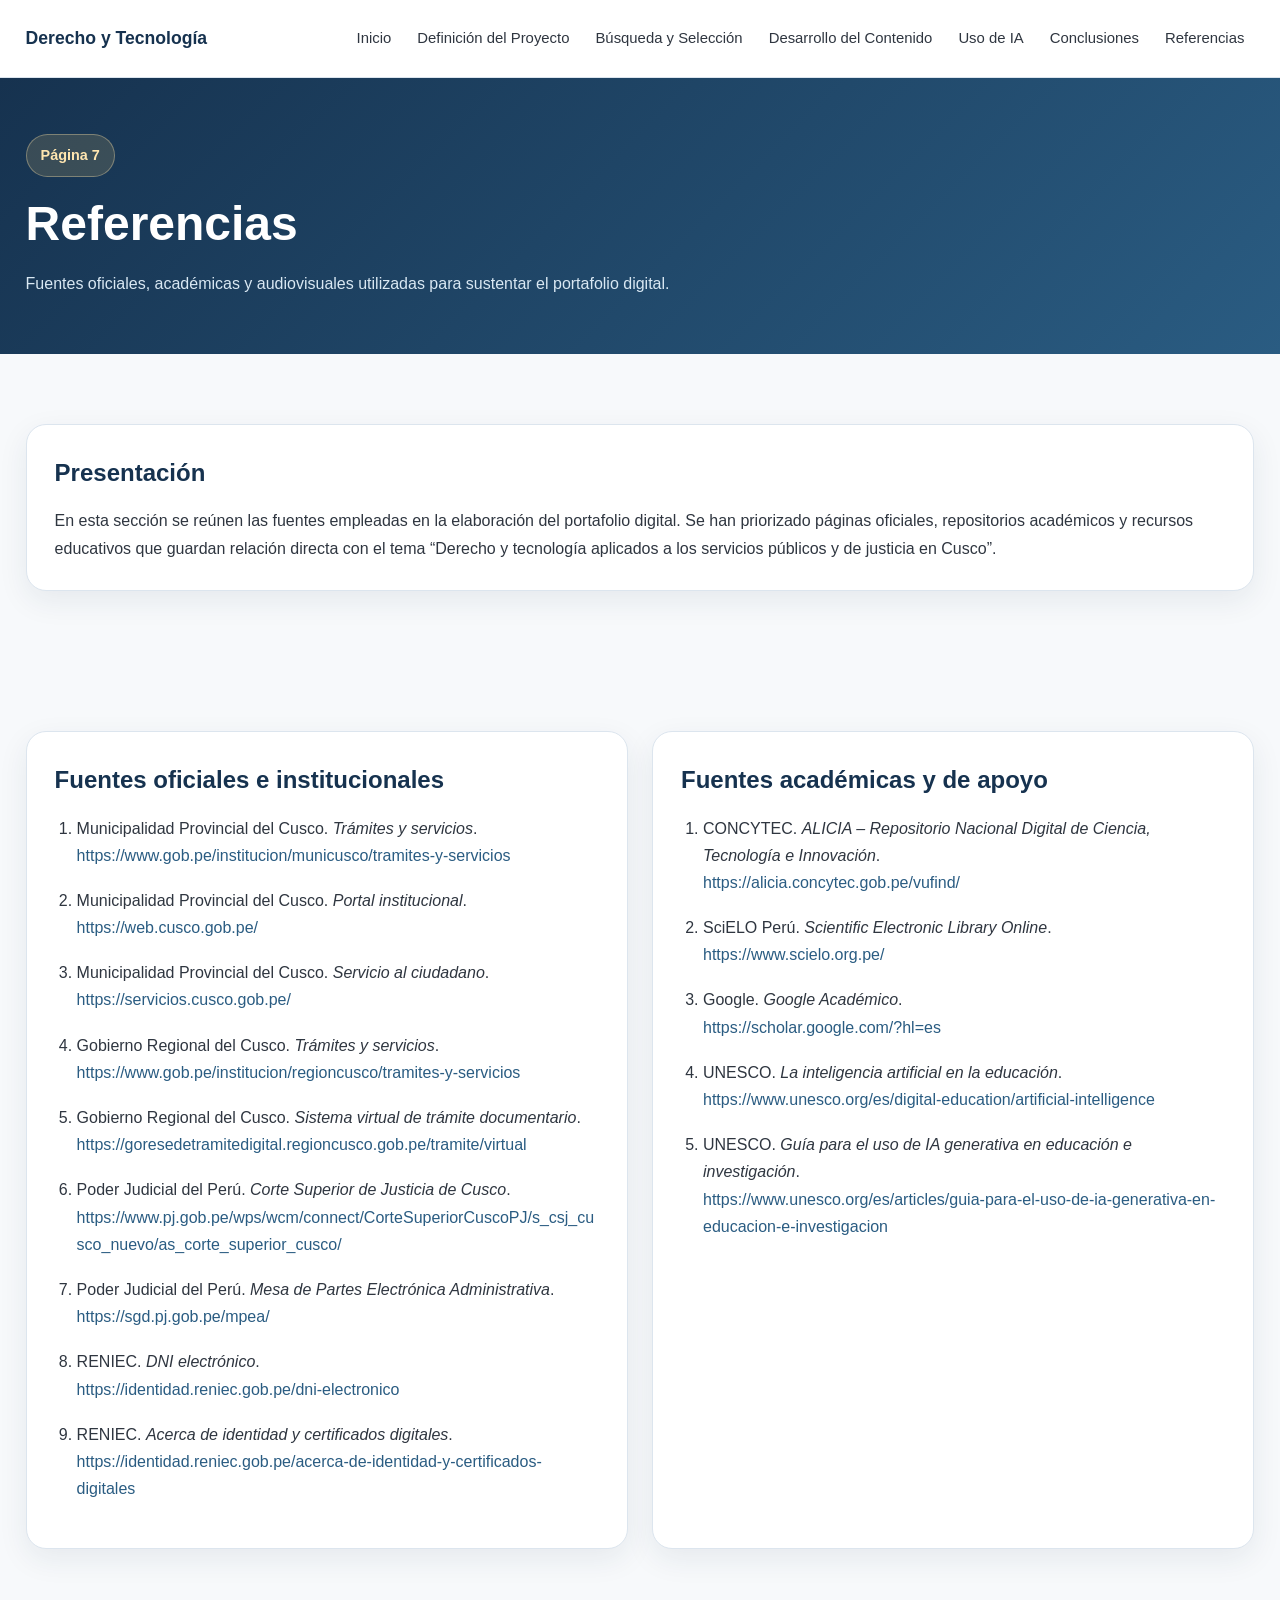
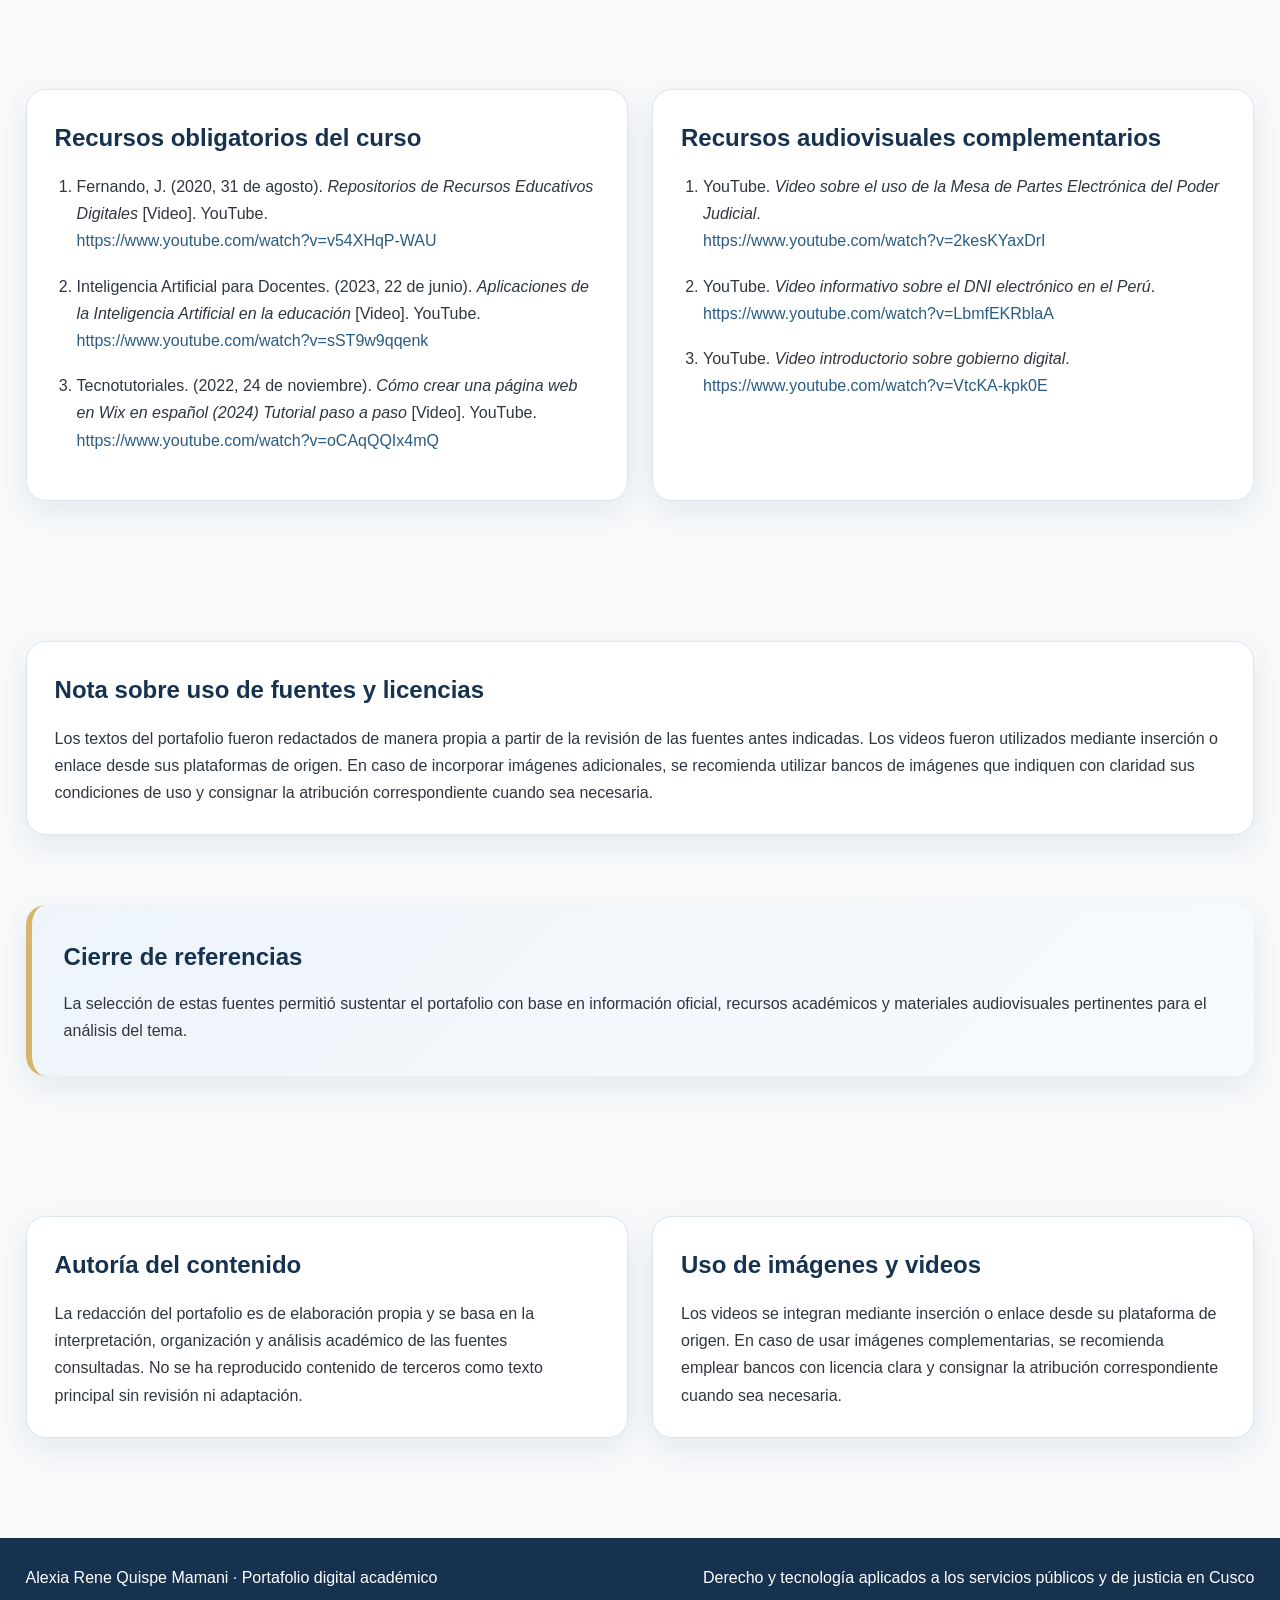
<file: referencias.html>
<!DOCTYPE html>
<html lang="es">
<head>
  <meta charset="UTF-8">
  <meta name="viewport" content="width=device-width, initial-scale=1.0">
  <title>Referencias</title>
  <meta name="description" content="Portafolio digital académico sobre derecho y tecnología aplicados a los servicios públicos y de justicia en Cusco.">
  <meta name="theme-color" content="#16324F">
  <link rel="stylesheet" href="style.css">
</head>
<body>
  <a class="skip-link" href="#main-content">Saltar al contenido</a>

  <header class="site-header">
    <div class="container nav-container">
      <a href="index.html" class="logo">Derecho y Tecnología</a>

      <button class="nav-toggle" aria-label="Abrir menú" aria-expanded="false">
        ☰
      </button>

      <nav class="nav">
        <a href="index.html">Inicio</a>
        <a href="proyecto.html">Definición del Proyecto</a>
        <a href="busqueda.html">Búsqueda y Selección</a>
        <a href="contenido.html">Desarrollo del Contenido</a>
        <a href="ia.html">Uso de IA</a>
        <a href="conclusiones.html">Conclusiones</a>
        <a href="referencias.html">Referencias</a>
      </nav>
    </div>
  </header>

  <main id="main-content">
    <section class="page-banner">
      <div class="container">
        <span class="badge">Página 7</span>
        <h1>Referencias</h1>
        <p>
          Fuentes oficiales, académicas y audiovisuales utilizadas para sustentar el portafolio digital.
        </p>
      </div>
    </section>

    <section class="section">
      <div class="container">
        <div class="content-box">
          <h2>Presentación</h2>
          <p>
            En esta sección se reúnen las fuentes empleadas en la elaboración del portafolio digital.
            Se han priorizado páginas oficiales, repositorios académicos y recursos educativos que
            guardan relación directa con el tema “Derecho y tecnología aplicados a los servicios públicos
            y de justicia en Cusco”.
          </p>
        </div>
      </div>
    </section>

    <section class="section">
      <div class="container two-columns">
        <div class="content-box">
          <h2>Fuentes oficiales e institucionales</h2>
          <ol class="ref-list">
            <li>
              Municipalidad Provincial del Cusco. <em>Trámites y servicios</em>.<br>
              <a href="https://www.gob.pe/institucion/municusco/tramites-y-servicios" target="_blank" rel="noopener noreferrer">
                https://www.gob.pe/institucion/municusco/tramites-y-servicios
              </a>
            </li>
            <li>
              Municipalidad Provincial del Cusco. <em>Portal institucional</em>.<br>
              <a href="https://web.cusco.gob.pe/" target="_blank" rel="noopener noreferrer">
                https://web.cusco.gob.pe/
              </a>
            </li>
            <li>
              Municipalidad Provincial del Cusco. <em>Servicio al ciudadano</em>.<br>
              <a href="https://servicios.cusco.gob.pe/" target="_blank" rel="noopener noreferrer">
                https://servicios.cusco.gob.pe/
              </a>
            </li>
            <li>
              Gobierno Regional del Cusco. <em>Trámites y servicios</em>.<br>
              <a href="https://www.gob.pe/institucion/regioncusco/tramites-y-servicios" target="_blank" rel="noopener noreferrer">
                https://www.gob.pe/institucion/regioncusco/tramites-y-servicios
              </a>
            </li>
            <li>
              Gobierno Regional del Cusco. <em>Sistema virtual de trámite documentario</em>.<br>
              <a href="https://goresedetramitedigital.regioncusco.gob.pe/tramite/virtual" target="_blank" rel="noopener noreferrer">
                https://goresedetramitedigital.regioncusco.gob.pe/tramite/virtual
              </a>
            </li>
            <li>
              Poder Judicial del Perú. <em>Corte Superior de Justicia de Cusco</em>.<br>
              <a href="https://www.pj.gob.pe/wps/wcm/connect/CorteSuperiorCuscoPJ/s_csj_cusco_nuevo/as_corte_superior_cusco/" target="_blank" rel="noopener noreferrer">
                https://www.pj.gob.pe/wps/wcm/connect/CorteSuperiorCuscoPJ/s_csj_cusco_nuevo/as_corte_superior_cusco/
              </a>
            </li>
            <li>
              Poder Judicial del Perú. <em>Mesa de Partes Electrónica Administrativa</em>.<br>
              <a href="https://sgd.pj.gob.pe/mpea/" target="_blank" rel="noopener noreferrer">
                https://sgd.pj.gob.pe/mpea/
              </a>
            </li>
            <li>
              RENIEC. <em>DNI electrónico</em>.<br>
              <a href="https://identidad.reniec.gob.pe/dni-electronico" target="_blank" rel="noopener noreferrer">
                https://identidad.reniec.gob.pe/dni-electronico
              </a>
            </li>
            <li>
              RENIEC. <em>Acerca de identidad y certificados digitales</em>.<br>
              <a href="https://identidad.reniec.gob.pe/acerca-de-identidad-y-certificados-digitales" target="_blank" rel="noopener noreferrer">
                https://identidad.reniec.gob.pe/acerca-de-identidad-y-certificados-digitales
              </a>
            </li>
          </ol>
        </div>

        <div class="content-box">
          <h2>Fuentes académicas y de apoyo</h2>
          <ol class="ref-list">
            <li>
              CONCYTEC. <em>ALICIA – Repositorio Nacional Digital de Ciencia, Tecnología e Innovación</em>.<br>
              <a href="https://alicia.concytec.gob.pe/vufind/" target="_blank" rel="noopener noreferrer">
                https://alicia.concytec.gob.pe/vufind/
              </a>
            </li>
            <li>
              SciELO Perú. <em>Scientific Electronic Library Online</em>.<br>
              <a href="https://www.scielo.org.pe/" target="_blank" rel="noopener noreferrer">
                https://www.scielo.org.pe/
              </a>
            </li>
            <li>
              Google. <em>Google Académico</em>.<br>
              <a href="https://scholar.google.com/?hl=es" target="_blank" rel="noopener noreferrer">
                https://scholar.google.com/?hl=es
              </a>
            </li>
            <li>
              UNESCO. <em>La inteligencia artificial en la educación</em>.<br>
              <a href="https://www.unesco.org/es/digital-education/artificial-intelligence" target="_blank" rel="noopener noreferrer">
                https://www.unesco.org/es/digital-education/artificial-intelligence
              </a>
            </li>
            <li>
              UNESCO. <em>Guía para el uso de IA generativa en educación e investigación</em>.<br>
              <a href="https://www.unesco.org/es/articles/guia-para-el-uso-de-ia-generativa-en-educacion-e-investigacion" target="_blank" rel="noopener noreferrer">
                https://www.unesco.org/es/articles/guia-para-el-uso-de-ia-generativa-en-educacion-e-investigacion
              </a>
            </li>
          </ol>
        </div>
      </div>
    </section>

    <section class="section">
      <div class="container two-columns">
        <div class="content-box">
          <h2>Recursos obligatorios del curso</h2>
          <ol class="ref-list">
            <li>
              Fernando, J. (2020, 31 de agosto). <em>Repositorios de Recursos Educativos Digitales</em> [Video]. YouTube.<br>
              <a href="https://www.youtube.com/watch?v=v54XHqP-WAU" target="_blank" rel="noopener noreferrer">
                https://www.youtube.com/watch?v=v54XHqP-WAU
              </a>
            </li>
            <li>
              Inteligencia Artificial para Docentes. (2023, 22 de junio). <em>Aplicaciones de la Inteligencia Artificial en la educación</em> [Video]. YouTube.<br>
              <a href="https://www.youtube.com/watch?v=sST9w9qqenk" target="_blank" rel="noopener noreferrer">
                https://www.youtube.com/watch?v=sST9w9qqenk
              </a>
            </li>
            <li>
              Tecnotutoriales. (2022, 24 de noviembre). <em>Cómo crear una página web en Wix en español (2024) Tutorial paso a paso</em> [Video]. YouTube.<br>
              <a href="https://www.youtube.com/watch?v=oCAqQQIx4mQ" target="_blank" rel="noopener noreferrer">
                https://www.youtube.com/watch?v=oCAqQQIx4mQ
              </a>
            </li>
          </ol>
        </div>

        <div class="content-box">
          <h2>Recursos audiovisuales complementarios</h2>
          <ol class="ref-list">
            <li>
              YouTube. <em>Video sobre el uso de la Mesa de Partes Electrónica del Poder Judicial</em>.<br>
              <a href="https://www.youtube.com/watch?v=2kesKYaxDrI" target="_blank" rel="noopener noreferrer">
                https://www.youtube.com/watch?v=2kesKYaxDrI
              </a>
            </li>
            <li>
              YouTube. <em>Video informativo sobre el DNI electrónico en el Perú</em>.<br>
              <a href="https://www.youtube.com/watch?v=LbmfEKRblaA" target="_blank" rel="noopener noreferrer">
                https://www.youtube.com/watch?v=LbmfEKRblaA
              </a>
            </li>
            <li>
              YouTube. <em>Video introductorio sobre gobierno digital</em>.<br>
              <a href="https://www.youtube.com/watch?v=VtcKA-kpk0E" target="_blank" rel="noopener noreferrer">
                https://www.youtube.com/watch?v=VtcKA-kpk0E
              </a>
            </li>
          </ol>
        </div>
      </div>
    </section>

    <section class="section">
      <div class="container">
        <div class="content-box">
          <h2>Nota sobre uso de fuentes y licencias</h2>
          <p>
            Los textos del portafolio fueron redactados de manera propia a partir de la revisión
            de las fuentes antes indicadas. Los videos fueron utilizados mediante inserción o enlace
            desde sus plataformas de origen. En caso de incorporar imágenes adicionales, se recomienda
            utilizar bancos de imágenes que indiquen con claridad sus condiciones de uso y consignar
            la atribución correspondiente cuando sea necesaria.
          </p>
        </div>
      </div>
    </section>

    <section class="section section-highlight">
      <div class="container highlight-box">
        <h2>Cierre de referencias</h2>
        <p>
          La selección de estas fuentes permitió sustentar el portafolio con base en información oficial,
          recursos académicos y materiales audiovisuales pertinentes para el análisis del tema.
        </p>
      </div>
    </section>

    <section class="section">
      <div class="container two-columns">
        <div class="content-box">
          <h2>Autoría del contenido</h2>
          <p>
            La redacción del portafolio es de elaboración propia y se basa en la interpretación,
            organización y análisis académico de las fuentes consultadas. No se ha reproducido
            contenido de terceros como texto principal sin revisión ni adaptación.
          </p>
        </div>

        <div class="content-box">
          <h2>Uso de imágenes y videos</h2>
          <p>
            Los videos se integran mediante inserción o enlace desde su plataforma de origen.
            En caso de usar imágenes complementarias, se recomienda emplear bancos con licencia clara
            y consignar la atribución correspondiente cuando sea necesaria.
          </p>
        </div>
      </div>
    </section>
  </main>

  <footer class="site-footer">
    <div class="container footer-content">
      <p>Alexia Rene Quispe Mamani · Portafolio digital académico</p>
      <p>Derecho y tecnología aplicados a los servicios públicos y de justicia en Cusco</p>
    </div>
  </footer>

  <button class="back-to-top" aria-label="Volver arriba">↑</button>
  <script src="script.js"></script>
</body>
</html>
</file>
<file: style.css>
:root {
  --primary: #16324f;
  --secondary: #2a5c82;
  --accent: #d8b46a;
  --light: #f7f9fb;
  --soft: #eaf2f8;
  --text: #2f3640;
  --white: #ffffff;
  --border: #dce5ee;
  --shadow: 0 10px 30px rgba(22, 50, 79, 0.08);
}

* {
  margin: 0;
  padding: 0;
  box-sizing: border-box;
}

html {
  scroll-behavior: smooth;
}

body {
  font-family: "Segoe UI", Arial, sans-serif;
  color: var(--text);
  background: var(--light);
  line-height: 1.7;
}

a {
  text-decoration: none;
  color: inherit;
}

img,
iframe {
  max-width: 100%;
  display: block;
}

/* ===== Contenedor general ===== */
.container {
  width: min(1320px, 96%);
  margin: 0 auto;
}

/* ===== Accesibilidad ===== */
.skip-link {
  position: absolute;
  left: -9999px;
  top: 10px;
  background: var(--accent);
  color: var(--primary);
  padding: 10px 14px;
  border-radius: 10px;
  font-weight: 700;
  z-index: 999;
}

.skip-link:focus {
  left: 10px;
}

a:focus,
button:focus {
  outline: 3px solid rgba(216, 180, 106, 0.5);
  outline-offset: 3px;
}

/* ===== Header y navegación ===== */
.site-header {
  background: var(--white);
  border-bottom: 1px solid var(--border);
  position: sticky;
  top: 0;
  z-index: 100;
}

.nav-container {
  display: flex;
  align-items: center;
  justify-content: space-between;
  gap: 20px;
  padding: 18px 0;
}

.logo {
  font-size: 1.1rem;
  font-weight: 800;
  color: var(--primary);
  white-space: nowrap;
  flex-shrink: 0;
}

.nav-toggle {
  display: none;
  background: var(--primary);
  color: var(--white);
  border: none;
  border-radius: 10px;
  padding: 10px 14px;
  font-size: 1.1rem;
  cursor: pointer;
  flex-shrink: 0;
}

.nav {
  display: flex;
  align-items: center;
  justify-content: flex-end;
  gap: 6px;
  flex-wrap: nowrap;
  margin-left: auto;
}

.nav a {
  color: var(--text);
  font-size: 0.93rem;
  padding: 8px 10px;
  border-radius: 10px;
  transition: 0.25s ease;
  white-space: nowrap;
}

.nav a:hover,
.nav a.active {
  background: var(--soft);
  color: var(--primary);
}

/* ===== Hero ===== */
.hero {
  background: linear-gradient(135deg, #16324f 0%, #2a5c82 100%);
  color: var(--white);
  padding: 72px 0;
}

.hero-grid {
  display: grid;
  grid-template-columns: 1.6fr 1fr;
  gap: 32px;
  align-items: center;
}

.hero h1,
.page-banner h1 {
  font-size: clamp(2rem, 4vw, 3rem);
  line-height: 1.2;
  margin-bottom: 18px;
}

.subtitle {
  font-size: 1.1rem;
  color: #d7e8f5;
  margin-bottom: 18px;
}

.hero p {
  margin-bottom: 16px;
}

.badge {
  display: inline-block;
  background: rgba(216, 180, 106, 0.18);
  color: #ffe6b0;
  border: 1px solid rgba(255, 230, 176, 0.35);
  padding: 8px 14px;
  border-radius: 999px;
  font-size: 0.9rem;
  font-weight: 700;
  margin-bottom: 18px;
}

.hero-actions {
  display: flex;
  gap: 14px;
  flex-wrap: wrap;
  margin-top: 22px;
}

.btn {
  display: inline-block;
  padding: 12px 20px;
  border-radius: 12px;
  font-weight: 700;
  transition: 0.25s ease;
}

.btn-primary {
  background: var(--accent);
  color: var(--primary);
}

.btn-primary:hover {
  transform: translateY(-2px);
}

.btn-secondary {
  background: rgba(255, 255, 255, 0.12);
  color: var(--white);
  border: 1px solid rgba(255, 255, 255, 0.25);
}

.btn-secondary:hover {
  background: rgba(255, 255, 255, 0.18);
}

.hero-card {
  background: rgba(255, 255, 255, 0.12);
  border: 1px solid rgba(255, 255, 255, 0.18);
  backdrop-filter: blur(8px);
  padding: 28px;
  border-radius: 22px;
  box-shadow: var(--shadow);
}

.hero-card-top {
  color: #ffe6b0;
  font-weight: 700;
  margin-bottom: 10px;
}

.hero-card h3 {
  margin-bottom: 12px;
}

.hero-card ul {
  padding-left: 18px;
  margin-top: 12px;
}

/* ===== Banner de páginas internas ===== */
.page-banner {
  background: linear-gradient(135deg, #16324f 0%, #2a5c82 100%);
  color: var(--white);
  padding: 56px 0;
}

.page-banner p {
  max-width: 780px;
  color: #d9e8f3;
}

/* ===== Secciones ===== */
.section {
  padding: 70px 0;
}

.section-heading {
  text-align: center;
  max-width: 820px;
  margin: 0 auto 40px;
}

.section-heading h2 {
  color: var(--primary);
  font-size: 2rem;
  margin-bottom: 14px;
}

/* ===== Tarjetas ===== */
.cards {
  display: grid;
  grid-template-columns: repeat(3, 1fr);
  gap: 24px;
}

.card,
.content-box {
  background: var(--white);
  border-radius: 20px;
  padding: 28px;
  box-shadow: var(--shadow);
  border: 1px solid var(--border);
}

.card h3,
.content-box h2 {
  color: var(--primary);
  margin-bottom: 14px;
}

.icon-circle {
  width: 54px;
  height: 54px;
  border-radius: 50%;
  background: var(--soft);
  color: var(--secondary);
  display: flex;
  align-items: center;
  justify-content: center;
  font-weight: 800;
  margin-bottom: 18px;
}

/* ===== Destacados ===== */
.section-highlight {
  padding-top: 0;
}

.highlight-box {
  background: linear-gradient(135deg, #edf4fa 0%, #f8fbfd 100%);
  border-left: 6px solid var(--accent);
  padding: 32px;
  border-radius: 20px;
  box-shadow: var(--shadow);
}

.highlight-box h2 {
  color: var(--primary);
  margin-bottom: 12px;
}

.note-box {
  background: #fffdf7;
  border-left: 6px solid var(--accent);
  border-radius: 18px;
  padding: 24px;
  box-shadow: var(--shadow);
}

/* ===== Layouts ===== */
.two-columns {
  display: grid;
  grid-template-columns: 1fr 1fr;
  gap: 24px;
}

.evidence-grid {
  display: grid;
  grid-template-columns: repeat(2, 1fr);
  gap: 24px;
}

.evidence-card {
  background: var(--white);
  border: 1px solid var(--border);
  border-radius: 20px;
  padding: 24px;
  box-shadow: var(--shadow);
}

.evidence-card h3 {
  color: var(--primary);
  margin-bottom: 10px;
}

.evidence-card p {
  margin-bottom: 14px;
}

.tag-mini {
  display: inline-block;
  padding: 6px 10px;
  background: var(--soft);
  color: var(--secondary);
  border-radius: 999px;
  font-size: 0.85rem;
  font-weight: 700;
  margin-bottom: 12px;
}

/* ===== Listas ===== */
.check-list {
  list-style: none;
  padding-left: 0;
}

.check-list li {
  position: relative;
  padding-left: 28px;
  margin-bottom: 12px;
}

.check-list li::before {
  content: "✓";
  position: absolute;
  left: 0;
  top: 0;
  color: var(--secondary);
  font-weight: 800;
}

.ref-list {
  padding-left: 22px;
}

.ref-list li {
  margin-bottom: 18px;
}

.ref-list a {
  color: var(--secondary);
  word-break: break-word;
}

.ref-list a:hover {
  text-decoration: underline;
}

/* ===== Tablas ===== */
.table-wrapper {
  overflow-x: auto;
  margin-top: 10px;
}

table {
  width: 100%;
  border-collapse: collapse;
  background: var(--white);
}

table th,
table td {
  padding: 14px 16px;
  border: 1px solid var(--border);
  text-align: left;
}

table th {
  background: var(--primary);
  color: var(--white);
}

/* ===== Videos ===== */
.video-box {
  margin-top: 12px;
  border-radius: 16px;
  overflow: hidden;
  box-shadow: var(--shadow);
}

.video-box iframe {
  display: block;
}

/* ===== Footer ===== */
.site-footer {
  background: var(--primary);
  color: var(--white);
  padding: 26px 0;
  margin-top: 30px;
}

.footer-content {
  display: flex;
  justify-content: space-between;
  gap: 16px;
  flex-wrap: wrap;
}

/* ===== Botón volver arriba ===== */
.back-to-top {
  position: fixed;
  right: 18px;
  bottom: 18px;
  width: 50px;
  height: 50px;
  border: none;
  border-radius: 50%;
  background: var(--primary);
  color: var(--white);
  font-size: 1.2rem;
  box-shadow: var(--shadow);
  cursor: pointer;
  opacity: 0;
  visibility: hidden;
  transition: 0.25s ease;
  z-index: 200;
}

.back-to-top.show {
  opacity: 1;
  visibility: visible;
}

/* ===== Responsive ===== */
@media (max-width: 1100px) {
  .nav-toggle {
    display: inline-block;
  }

  .nav {
    display: none;
    width: 100%;
    flex-direction: column;
    align-items: flex-start;
    background: var(--white);
    padding-top: 10px;
    margin-left: 0;
    gap: 4px;
  }

  .nav.nav-open {
    display: flex;
  }

  .nav-container {
    flex-wrap: wrap;
    align-items: center;
  }
}

@media (max-width: 900px) {
  .hero-grid,
  .cards,
  .two-columns,
  .evidence-grid {
    grid-template-columns: 1fr;
  }

  .section {
    padding: 56px 0;
  }

  .card,
  .content-box,
  .evidence-card {
    padding: 22px;
  }

  .footer-content {
    flex-direction: column;
  }
}

/* ===== Portada mejorada ===== */
.hero-home {
  padding-top: 84px;
  padding-bottom: 84px;
}

.hero-home-grid {
  display: grid;
  grid-template-columns: 1.15fr 1fr;
  gap: 40px;
  align-items: center;
}

.hero-home-copy {
  max-width: 680px;
}

.hero-home-visual {
  position: relative;
}

.hero-main-image {
  width: 100%;
  min-height: 540px;
  object-fit: cover;
  border-radius: 28px;
  box-shadow: 0 18px 40px rgba(0, 0, 0, 0.18);
}

.hero-floating-card {
  position: absolute;
  left: -30px;
  bottom: 24px;
  max-width: 340px;
  background: rgba(255, 255, 255, 0.95);
  color: var(--text);
  padding: 22px;
  border-radius: 22px;
  box-shadow: var(--shadow);
  border: 1px solid rgba(255, 255, 255, 0.8);
}

.hero-floating-card h3 {
  color: var(--primary);
  margin-bottom: 10px;
}

.cover-cards {
  display: grid;
  grid-template-columns: repeat(3, 1fr);
  gap: 24px;
}

.cover-card {
  background: var(--white);
  border-radius: 22px;
  overflow: hidden;
  border: 1px solid var(--border);
  box-shadow: var(--shadow);
}

.cover-card-image {
  width: 100%;
  height: 230px;
  object-fit: cover;
}

.cover-card-body {
  padding: 22px;
}

.cover-card-body h3 {
  color: var(--primary);
  margin-bottom: 12px;
}

.cover-card-text {
  display: flex;
  align-items: stretch;
}

.cover-card-text .cover-card-body {
  display: flex;
  flex-direction: column;
  justify-content: center;
}

.cover-card-emphasis {
  margin-top: 16px;
  padding-top: 16px;
  border-top: 1px solid var(--border);
  color: var(--secondary);
  font-weight: 600;
}

@media (max-width: 1100px) {
  .hero-home-grid,
  .cover-cards {
    grid-template-columns: 1fr;
  }

  .hero-main-image {
    min-height: 420px;
  }

  .hero-floating-card {
    position: static;
    max-width: 100%;
    margin-top: 16px;
  }
}

@media (max-width: 700px) {
  .hero-home {
    padding-top: 64px;
    padding-bottom: 64px;
  }

  .hero-main-image {
    min-height: 320px;
  }

  .cover-card-image {
    height: 210px;
  }
}

/* ===== Evidencia de publicación ===== */
.section-heading-left {
  text-align: left;
  max-width: 100%;
  margin: 0 0 24px;
}

.evidence-publication {
  padding: 32px;
}

.publication-figure {
  margin: 0;
}

.publication-image {
  width: 100%;
  border-radius: 20px;
  border: 1px solid var(--border);
  box-shadow: var(--shadow);
}

.publication-figure figcaption {
  margin-top: 14px;
  color: var(--secondary);
  font-size: 0.96rem;
  line-height: 1.6;
}
</file>
